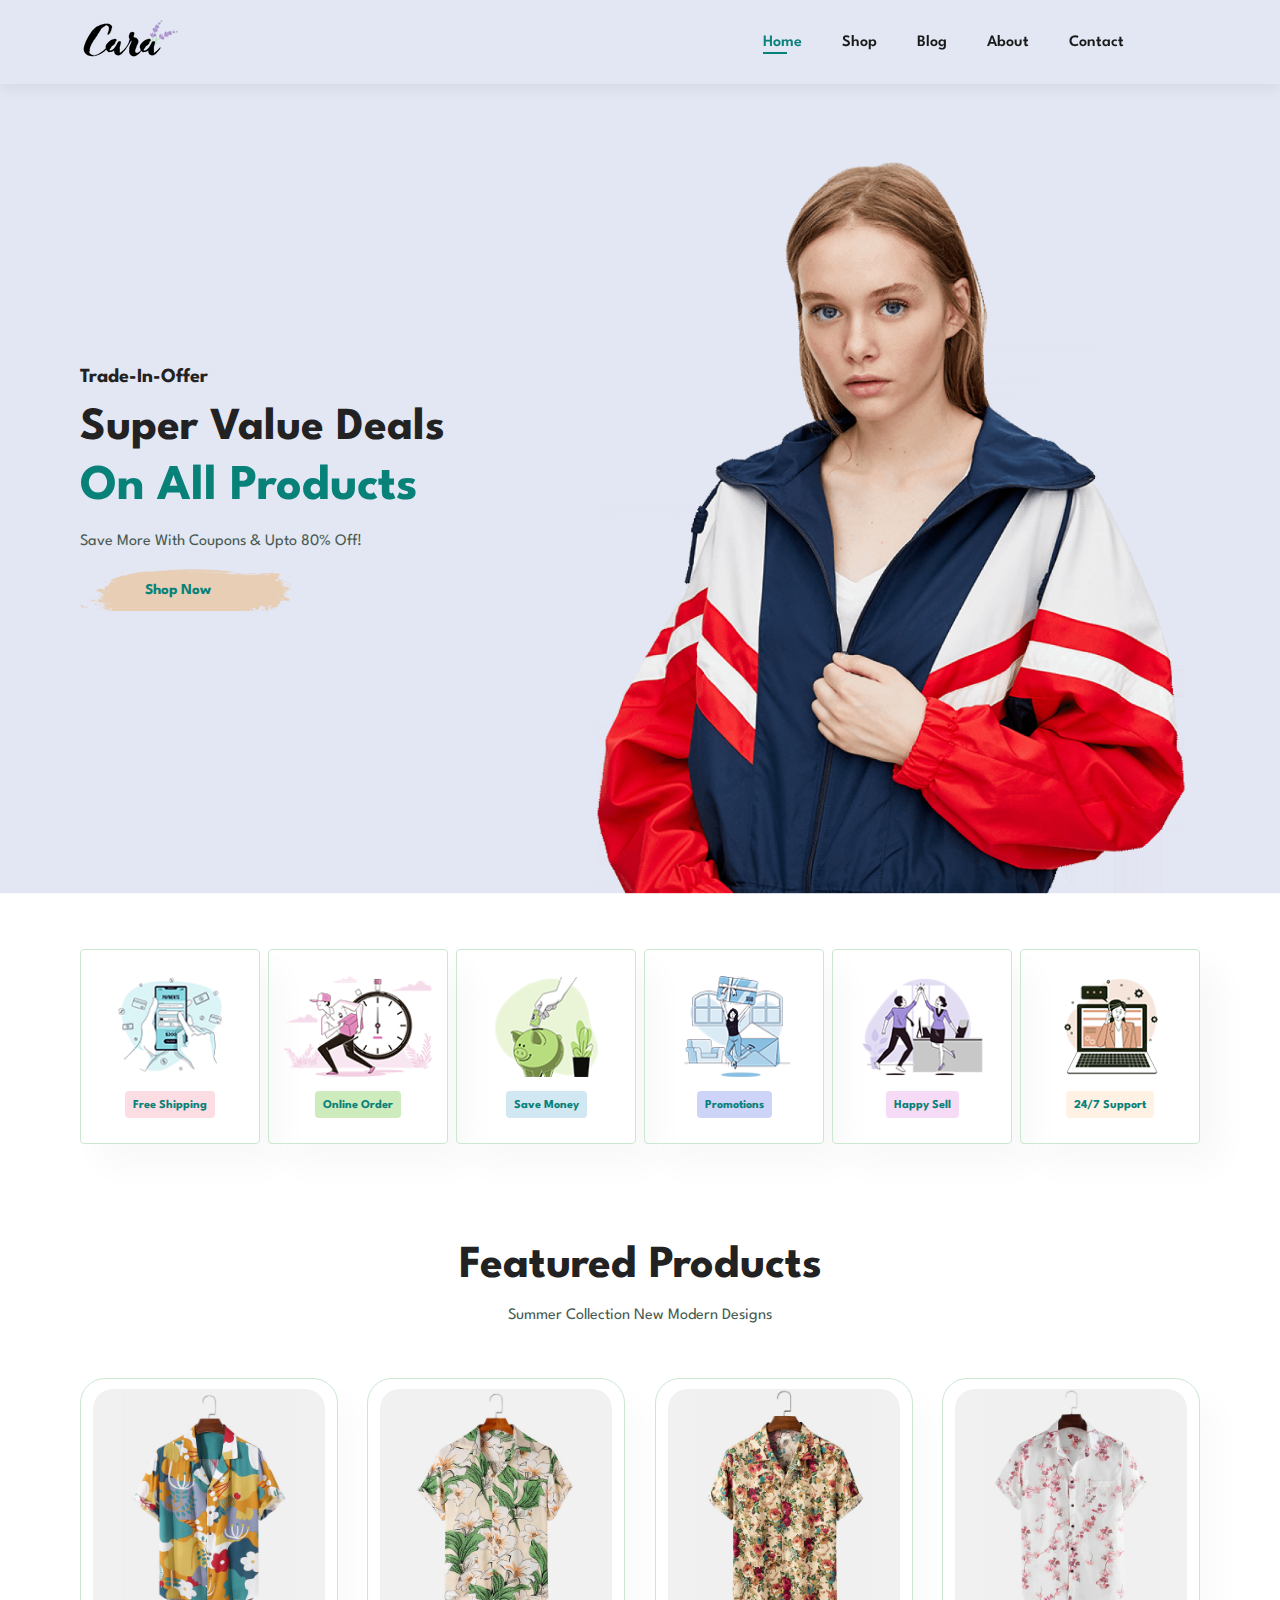
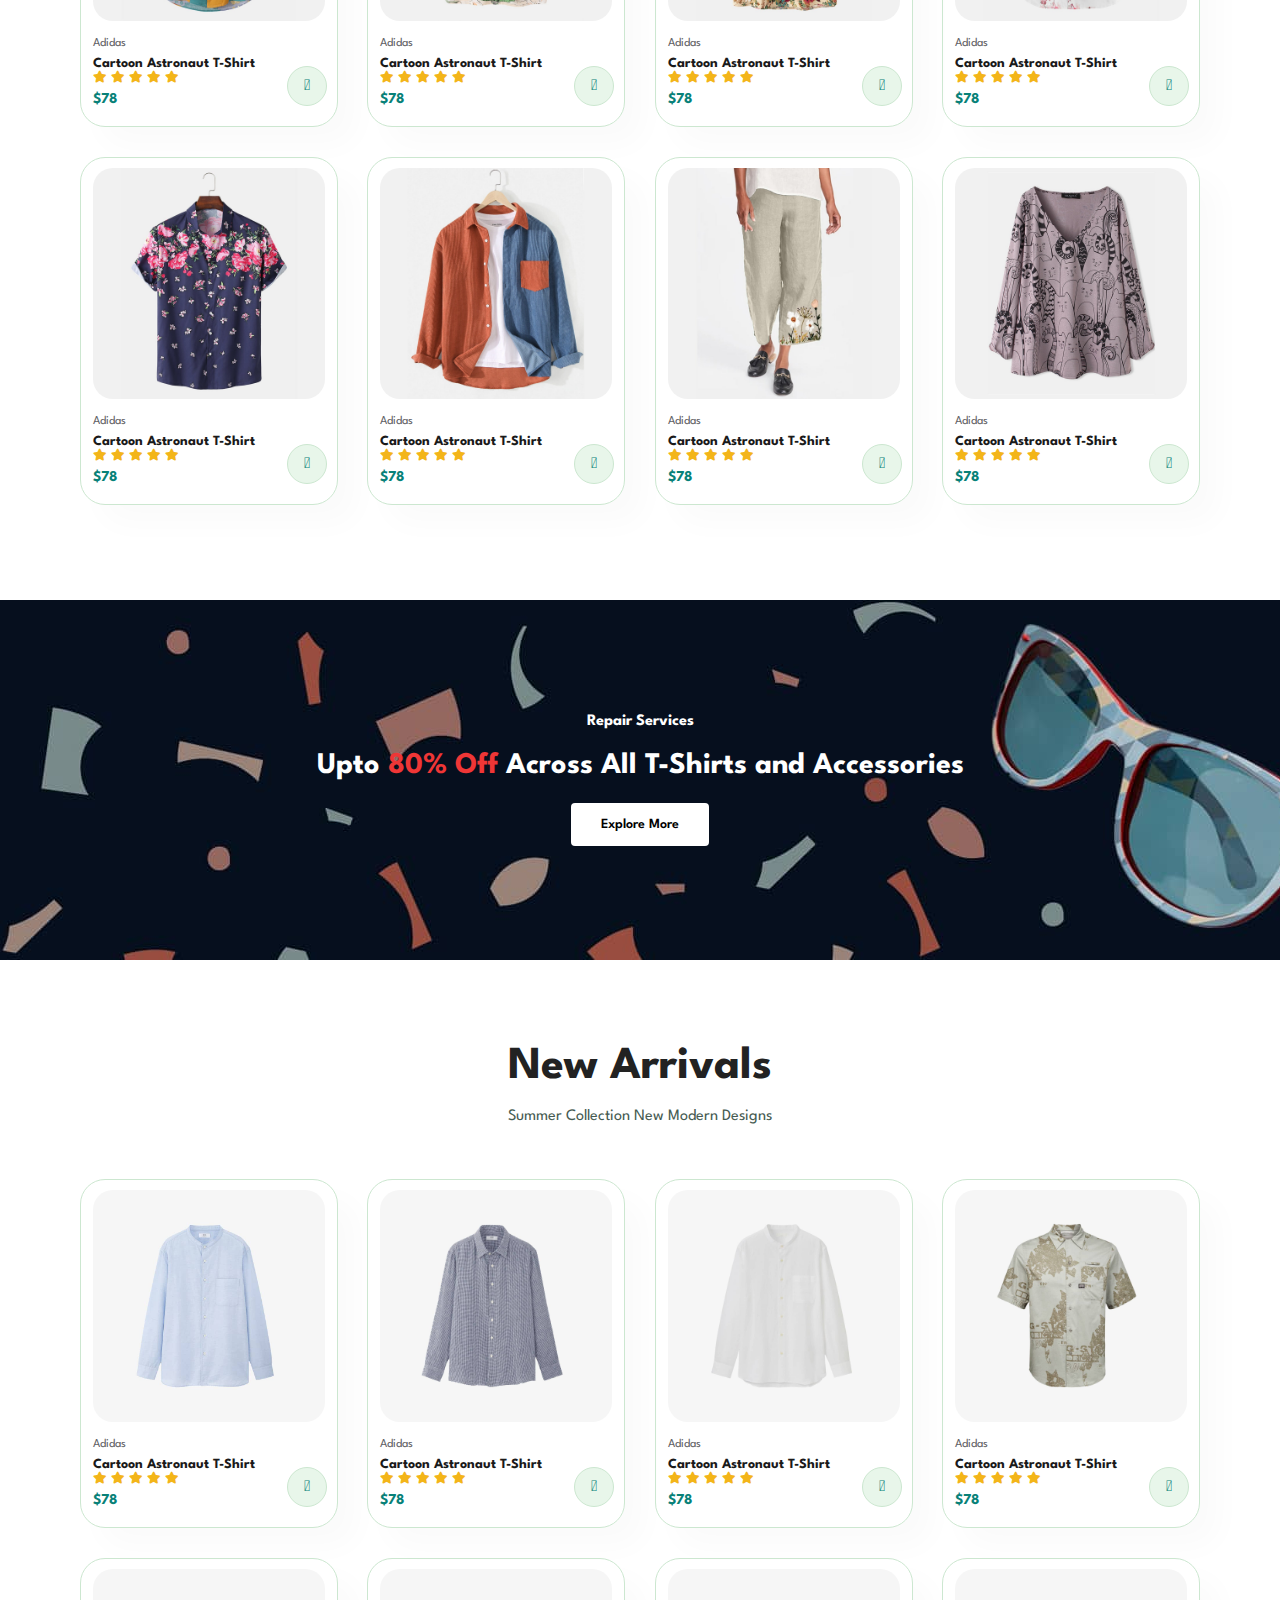
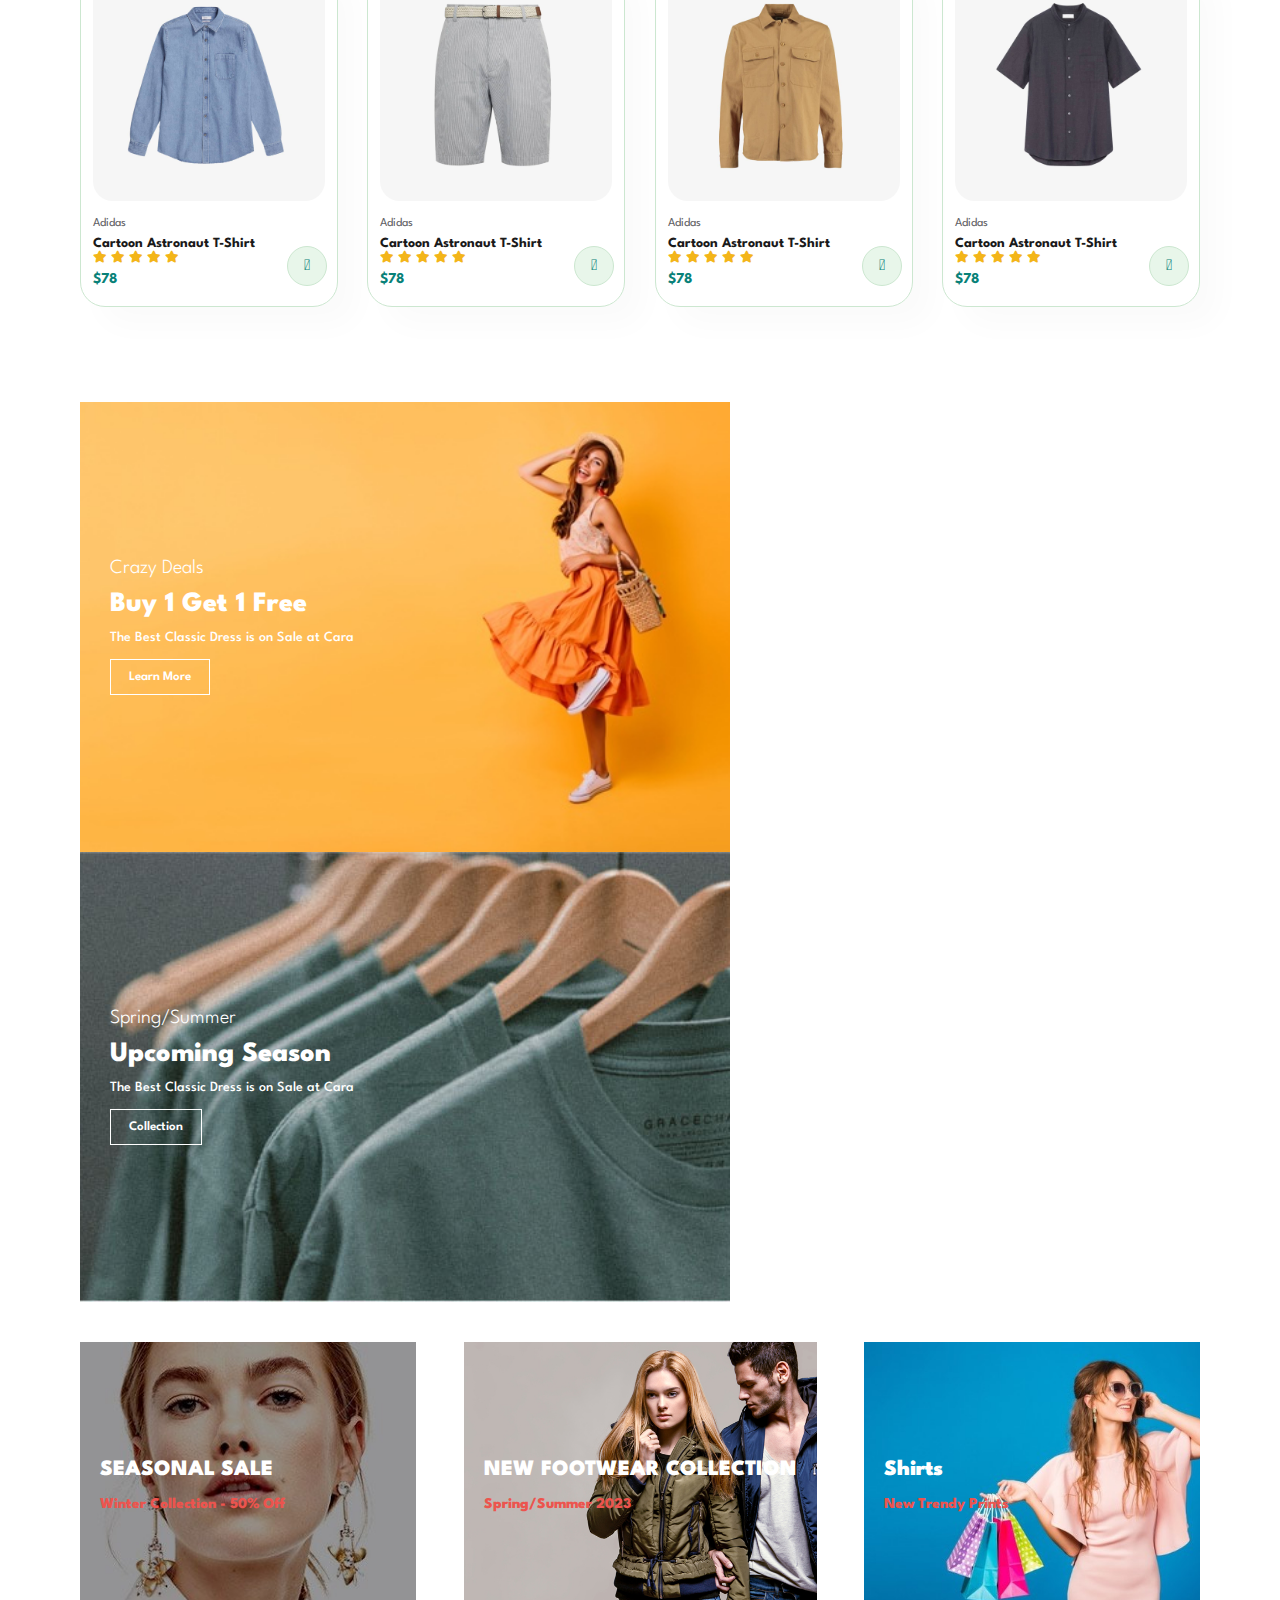
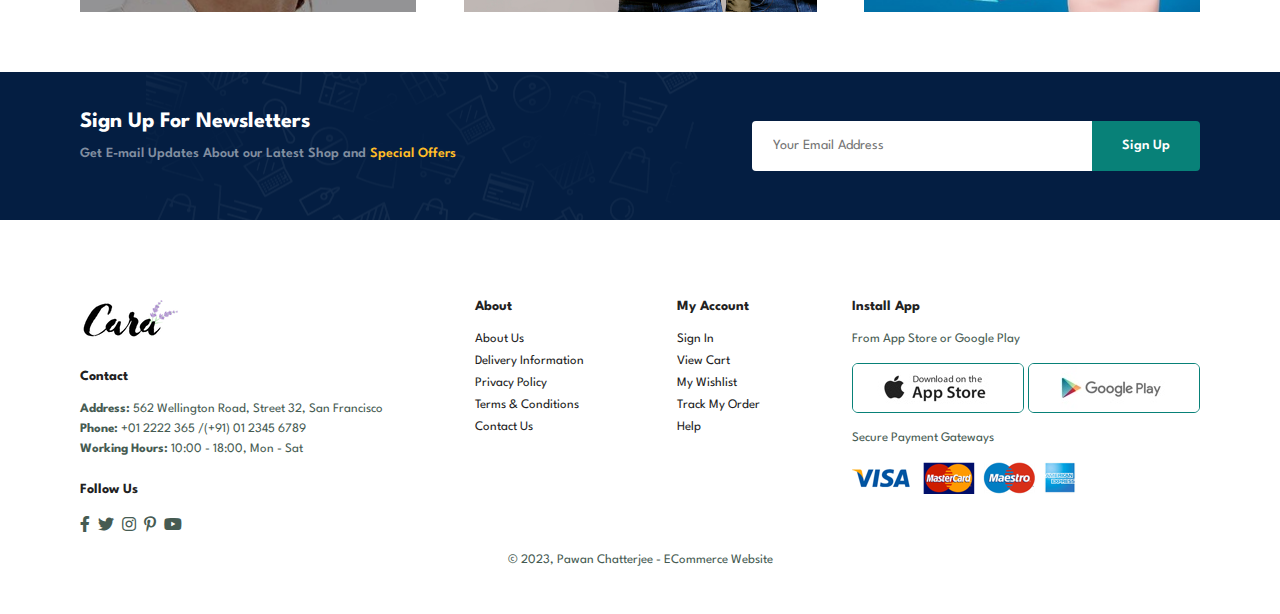
<file: index.html>
<!DOCTYPE html>
<html lang="en">

    <head>
        <meta charset="UTF-8">
        <meta http-equiv="X-UA-Compatible" content="IE=edge">
        <meta name="viewport" content="width=device-width, initial-scale=1.0">
        <title>MasterCart Home</title>
        <link rel="stylesheet" href="https://pro.fontawesome.com/releases/v5.10.0/css/all.css"/>
        <link rel="stylesheet" href="style.css">
    </head>
    <body>
        <section id="header">
            <a href="#"><img src="img/logo.png" alt="logo" class="logo"></a>

            <div>
                <ul id="navbar">
                    <li><a class="active" href="index.html">Home</a></li>
                    <li><a href="shop.html">Shop</a></li>
                    <li><a href="blog.html">Blog</a></li>
                    <li><a href="about.html">About</a></li>
                    <li><a href="contact.html">Contact</a></li>
                    <li id="lg-bag"><a href="cart.html"><i class="far fa-shopping-bag"></i></a></li>
                    <a href="#" id="close"><i class="far fa-times"></i></a>
                </ul>
            </div>
            <div id="mobile">
                <a href="cart.html"><i class="far fa-shopping-bag"></i></a>
                <i id="bar" class="fas fa-outdent"></i>
            </div>
        </section>
        
        <section id="hero">
            <h4>Trade-In-Offer</h4>
            <h2>Super Value Deals</h2>
            <h1>On All Products</h1>
            <p>Save More With Coupons & Upto 80% Off! </p>
            <button>Shop Now</button>
        </section>

        <section id="feature" class="section-p1">
            <div class="fe-box">
                <img src="img/features/f1.png" alt="Feature 1">
                <h6>Free Shipping</h6>
            </div>
            <div class="fe-box">
                <img src="img/features/f2.png" alt="Feature 1">
                <h6>Online Order</h6>
            </div>
            <div class="fe-box">
                <img src="img/features/f3.png" alt="Feature 1">
                <h6>Save Money</h6>
            </div>
            <div class="fe-box">
                <img src="img/features/f4.png" alt="Feature 1">
                <h6>Promotions</h6>
            </div>
            <div class="fe-box">
                <img src="img/features/f5.png" alt="Feature 1">
                <h6>Happy Sell</h6>
            </div>
            <div class="fe-box">
                <img src="img/features/f6.png" alt="Feature 1">
                <h6>24/7 Support</h6>
            </div>
        </section>

        <section id="product1" class="section-p1">
            <h2>Featured Products</h2>
            <p>Summer Collection New Modern Designs</p>
            <div class="pro-container">
                <div class="pro" onclick="location.href='sproduct.html'">
                    <img src="img/products/f1.jpg">
                    <div class="des">
                        <span>Adidas</span>
                        <h5>Cartoon Astronaut T-Shirt</h5>
                        <div class="star">
                            <i class="fas fa-star"></i>
                            <i class="fas fa-star"></i>
                            <i class="fas fa-star"></i>
                            <i class="fas fa-star"></i>
                            <i class="fas fa-star"></i>
                        </div>
                        <h4>$78</h4>
                    </div>
                    <a href="#"><i class="fal fa-shopping-cart cart"></i></a>
                </div>
                <div class="pro" onclick="location.href='sproduct.html'">
                    <img src="img/products/f2.jpg">
                    <div class="des">
                        <span>Adidas</span>
                        <h5>Cartoon Astronaut T-Shirt</h5>
                        <div class="star">
                            <i class="fas fa-star"></i>
                            <i class="fas fa-star"></i>
                            <i class="fas fa-star"></i>
                            <i class="fas fa-star"></i>
                            <i class="fas fa-star"></i>
                        </div>
                        <h4>$78</h4>
                    </div>
                    <a href="#"><i class="fal fa-shopping-cart cart"></i></a>
                </div>
                <div class="pro" onclick="location.href='sproduct.html'">
                    <img src="img/products/f3.jpg">
                    <div class="des">
                        <span>Adidas</span>
                        <h5>Cartoon Astronaut T-Shirt</h5>
                        <div class="star">
                            <i class="fas fa-star"></i>
                            <i class="fas fa-star"></i>
                            <i class="fas fa-star"></i>
                            <i class="fas fa-star"></i>
                            <i class="fas fa-star"></i>
                        </div>
                        <h4>$78</h4>
                    </div>
                    <a href="#"><i class="fal fa-shopping-cart cart"></i></a>
                </div>
                <div class="pro" onclick="location.href='sproduct.html'">
                    <img src="img/products/f4.jpg">
                    <div class="des">
                        <span>Adidas</span>
                        <h5>Cartoon Astronaut T-Shirt</h5>
                        <div class="star">
                            <i class="fas fa-star"></i>
                            <i class="fas fa-star"></i>
                            <i class="fas fa-star"></i>
                            <i class="fas fa-star"></i>
                            <i class="fas fa-star"></i>
                        </div>
                        <h4>$78</h4>
                    </div>
                    <a href="#"><i class="fal fa-shopping-cart cart"></i></a>
                </div>
                <div class="pro" onclick="location.href='sproduct.html'">
                    <img src="img/products/f5.jpg">
                    <div class="des">
                        <span>Adidas</span>
                        <h5>Cartoon Astronaut T-Shirt</h5>
                        <div class="star">
                            <i class="fas fa-star"></i>
                            <i class="fas fa-star"></i>
                            <i class="fas fa-star"></i>
                            <i class="fas fa-star"></i>
                            <i class="fas fa-star"></i>
                        </div>
                        <h4>$78</h4>
                    </div>
                    <a href="#"><i class="fal fa-shopping-cart cart"></i></a>
                </div>
                <div class="pro" onclick="location.href='sproduct.html'">
                    <img src="img/products/f6.jpg">
                    <div class="des">
                        <span>Adidas</span>
                        <h5>Cartoon Astronaut T-Shirt</h5>
                        <div class="star">
                            <i class="fas fa-star"></i>
                            <i class="fas fa-star"></i>
                            <i class="fas fa-star"></i>
                            <i class="fas fa-star"></i>
                            <i class="fas fa-star"></i>
                        </div>
                        <h4>$78</h4>
                    </div>
                    <a href="#"><i class="fal fa-shopping-cart cart"></i></a>
                </div>
                <div class="pro" onclick="location.href='sproduct.html'">
                    <img src="img/products/f7.jpg">
                    <div class="des">
                        <span>Adidas</span>
                        <h5>Cartoon Astronaut T-Shirt</h5>
                        <div class="star">
                            <i class="fas fa-star"></i>
                            <i class="fas fa-star"></i>
                            <i class="fas fa-star"></i>
                            <i class="fas fa-star"></i>
                            <i class="fas fa-star"></i>
                        </div>
                        <h4>$78</h4>
                    </div>
                    <a href="#"><i class="fal fa-shopping-cart cart"></i></a>
                </div>
                <div class="pro" onclick="location.href='sproduct.html'">
                    <img src="img/products/f8.jpg">
                    <div class="des">
                        <span>Adidas</span>
                        <h5>Cartoon Astronaut T-Shirt</h5>
                        <div class="star">
                            <i class="fas fa-star"></i>
                            <i class="fas fa-star"></i>
                            <i class="fas fa-star"></i>
                            <i class="fas fa-star"></i>
                            <i class="fas fa-star"></i>
                        </div>
                        <h4>$78</h4>
                    </div>
                    <a href="#"><i class="fal fa-shopping-cart cart"></i></a>
                </div>
            </div>
        </section>

        <section id="banner" class="section-m1">
            <h4>Repair Services</h4>
            <h2>Upto <span>80% Off</span> Across All T-Shirts and Accessories</h2>
            <button class="normal">Explore More</button>
        </section>

        <section id="product1" class="section-p1">
            <h2>New Arrivals</h2>
            <p>Summer Collection New Modern Designs</p>
            <div class="pro-container">
                <div class="pro" onclick="location.href='sproduct.html'">
                    <img src="img/products/n1.jpg">
                    <div class="des">
                        <span>Adidas</span>
                        <h5>Cartoon Astronaut T-Shirt</h5>
                        <div class="star">
                            <i class="fas fa-star"></i>
                            <i class="fas fa-star"></i>
                            <i class="fas fa-star"></i>
                            <i class="fas fa-star"></i>
                            <i class="fas fa-star"></i>
                        </div>
                        <h4>$78</h4>
                    </div>
                    <a href="#"><i class="fal fa-shopping-cart cart"></i></a>
                </div>
                <div class="pro" onclick="location.href='sproduct.html'">
                    <img src="img/products/n2.jpg">
                    <div class="des">
                        <span>Adidas</span>
                        <h5>Cartoon Astronaut T-Shirt</h5>
                        <div class="star">
                            <i class="fas fa-star"></i>
                            <i class="fas fa-star"></i>
                            <i class="fas fa-star"></i>
                            <i class="fas fa-star"></i>
                            <i class="fas fa-star"></i>
                        </div>
                        <h4>$78</h4>
                    </div>
                    <a href="#"><i class="fal fa-shopping-cart cart"></i></a>
                </div>
                <div class="pro" onclick="location.href='sproduct.html'">
                    <img src="img/products/n3.jpg">
                    <div class="des">
                        <span>Adidas</span>
                        <h5>Cartoon Astronaut T-Shirt</h5>
                        <div class="star">
                            <i class="fas fa-star"></i>
                            <i class="fas fa-star"></i>
                            <i class="fas fa-star"></i>
                            <i class="fas fa-star"></i>
                            <i class="fas fa-star"></i>
                        </div>
                        <h4>$78</h4>
                    </div>
                    <a href="#"><i class="fal fa-shopping-cart cart"></i></a>
                </div>
                <div class="pro" onclick="location.href='sproduct.html'">
                    <img src="img/products/n4.jpg">
                    <div class="des">
                        <span>Adidas</span>
                        <h5>Cartoon Astronaut T-Shirt</h5>
                        <div class="star">
                            <i class="fas fa-star"></i>
                            <i class="fas fa-star"></i>
                            <i class="fas fa-star"></i>
                            <i class="fas fa-star"></i>
                            <i class="fas fa-star"></i>
                        </div>
                        <h4>$78</h4>
                    </div>
                    <a href="#"><i class="fal fa-shopping-cart cart"></i></a>
                </div>
                <div class="pro" onclick="location.href='sproduct.html'">
                    <img src="img/products/n5.jpg">
                    <div class="des">
                        <span>Adidas</span>
                        <h5>Cartoon Astronaut T-Shirt</h5>
                        <div class="star">
                            <i class="fas fa-star"></i>
                            <i class="fas fa-star"></i>
                            <i class="fas fa-star"></i>
                            <i class="fas fa-star"></i>
                            <i class="fas fa-star"></i>
                        </div>
                        <h4>$78</h4>
                    </div>
                    <a href="#"><i class="fal fa-shopping-cart cart"></i></a>
                </div>
                <div class="pro" onclick="location.href='sproduct.html'">
                    <img src="img/products/n6.jpg">
                    <div class="des">
                        <span>Adidas</span>
                        <h5>Cartoon Astronaut T-Shirt</h5>
                        <div class="star">
                            <i class="fas fa-star"></i>
                            <i class="fas fa-star"></i>
                            <i class="fas fa-star"></i>
                            <i class="fas fa-star"></i>
                            <i class="fas fa-star"></i>
                        </div>
                        <h4>$78</h4>
                    </div>
                    <a href="#"><i class="fal fa-shopping-cart cart"></i></a>
                </div>
                <div class="pro" onclick="location.href='sproduct.html'">
                    <img src="img/products/n7.jpg">
                    <div class="des">
                        <span>Adidas</span>
                        <h5>Cartoon Astronaut T-Shirt</h5>
                        <div class="star">
                            <i class="fas fa-star"></i>
                            <i class="fas fa-star"></i>
                            <i class="fas fa-star"></i>
                            <i class="fas fa-star"></i>
                            <i class="fas fa-star"></i>
                        </div>
                        <h4>$78</h4>
                    </div>
                    <a href="#"><i class="fal fa-shopping-cart cart"></i></a>
                </div>
                <div class="pro" onclick="location.href='sproduct.html'">
                    <img src="img/products/n8.jpg">
                    <div class="des">
                        <span>Adidas</span>
                        <h5>Cartoon Astronaut T-Shirt</h5>
                        <div class="star">
                            <i class="fas fa-star"></i>
                            <i class="fas fa-star"></i>
                            <i class="fas fa-star"></i>
                            <i class="fas fa-star"></i>
                            <i class="fas fa-star"></i>
                        </div>
                        <h4>$78</h4>
                    </div>
                    <a href="#"><i class="fal fa-shopping-cart cart"></i></a>
                </div>
            </div>
        </section>

        <section id="sm-banner" class="section-p1">
            <div class="banner-box">
                <h4>Crazy Deals</h4>
                <h2>Buy 1 Get 1 Free</h2>
                <span>The Best Classic Dress is on Sale at Cara</span>
                <button class="white">Learn More</button>
            </div>
            <div class="banner-box banner-box2">
                <h4>Spring/Summer</h4>
                <h2>Upcoming Season</h2>
                <span>The Best Classic Dress is on Sale at Cara</span>
                <button class="white">Collection</button>
            </div>
        </section>

        <section id="banner3">
            <div class="banner-box">
                <h2>SEASONAL SALE</h2>
                <h3>Winter Collection - 50% Off</h3>
            </div>
            <div class="banner-box banner-box2">
                <h2>NEW FOOTWEAR COLLECTION</h2>
                <h3>Spring/Summer 2023</h3>
            </div>
            <div class="banner-box banner-box3">
                <h2>Shirts</h2>
                <h3>New Trendy Prints</h3>
            </div>
        </section>

        <section id="newsletter" class="section-p1 section-m1">
            <div class="newstext">
                <h4>Sign Up For Newsletters</h4>
                <p>Get E-mail Updates About our Latest Shop and <span>Special Offers</span></p>
            </div>
            <div class="form">
                <input type="email" placeholder="Your Email Address">
                <button class="normal">Sign Up</button>
            </div>
        </section>

        <footer class="section-p1">
            <div class="col">
                <img class="logo" src="img/logo.png" alt="logo">
                <h4>Contact</h4>
                <p><strong>Address: </strong>562 Wellington Road, Street 32, San Francisco</p>
                <p><strong>Phone: </strong>+01 2222 365 /(+91) 01 2345 6789</p>
                <p><strong>Working Hours: </strong>10:00 - 18:00, Mon - Sat</p>
                <div class="follow">
                    <h4>Follow Us</h4>
                    <div class="icon">
                        <i class="fab fa-facebook-f"></i>
                        <i class="fab fa-twitter"></i>
                        <i class="fab fa-instagram"></i>
                        <i class="fab fa-pinterest-p"></i>
                        <i class="fab fa-youtube"></i>
                    </div>
                </div>
            </div>
            <div class="col">
                <h4>About</h4>
                <a href="#">About Us</a>
                <a href="#">Delivery Information</a>
                <a href="#">Privacy Policy</a>
                <a href="#">Terms & Conditions</a>
                <a href="#">Contact Us</a>
            </div>
            <div class="col">
                <h4>My Account</h4>
                <a href="#">Sign In</a>
                <a href="#">View Cart</a>
                <a href="#">My Wishlist</a>
                <a href="#">Track My Order</a>
                <a href="#">Help</a>
            </div>
            <div class="col install">
                <h4>Install App</h4>
                <p>From App Store or Google Play</p>
                <div class="row">
                    <img src="img/pay/app.jpg">
                    <img src="img/pay/play.jpg">
                </div>
                <p>Secure Payment Gateways</p>
                <img src="img/pay/pay.png">
            </div>
            <div class="copyright">
                <p>© 2023, Pawan Chatterjee - ECommerce Website</p>
            </div>
        </footer>

        <script src="script.js"></script>
    </body>

</html>
</file>
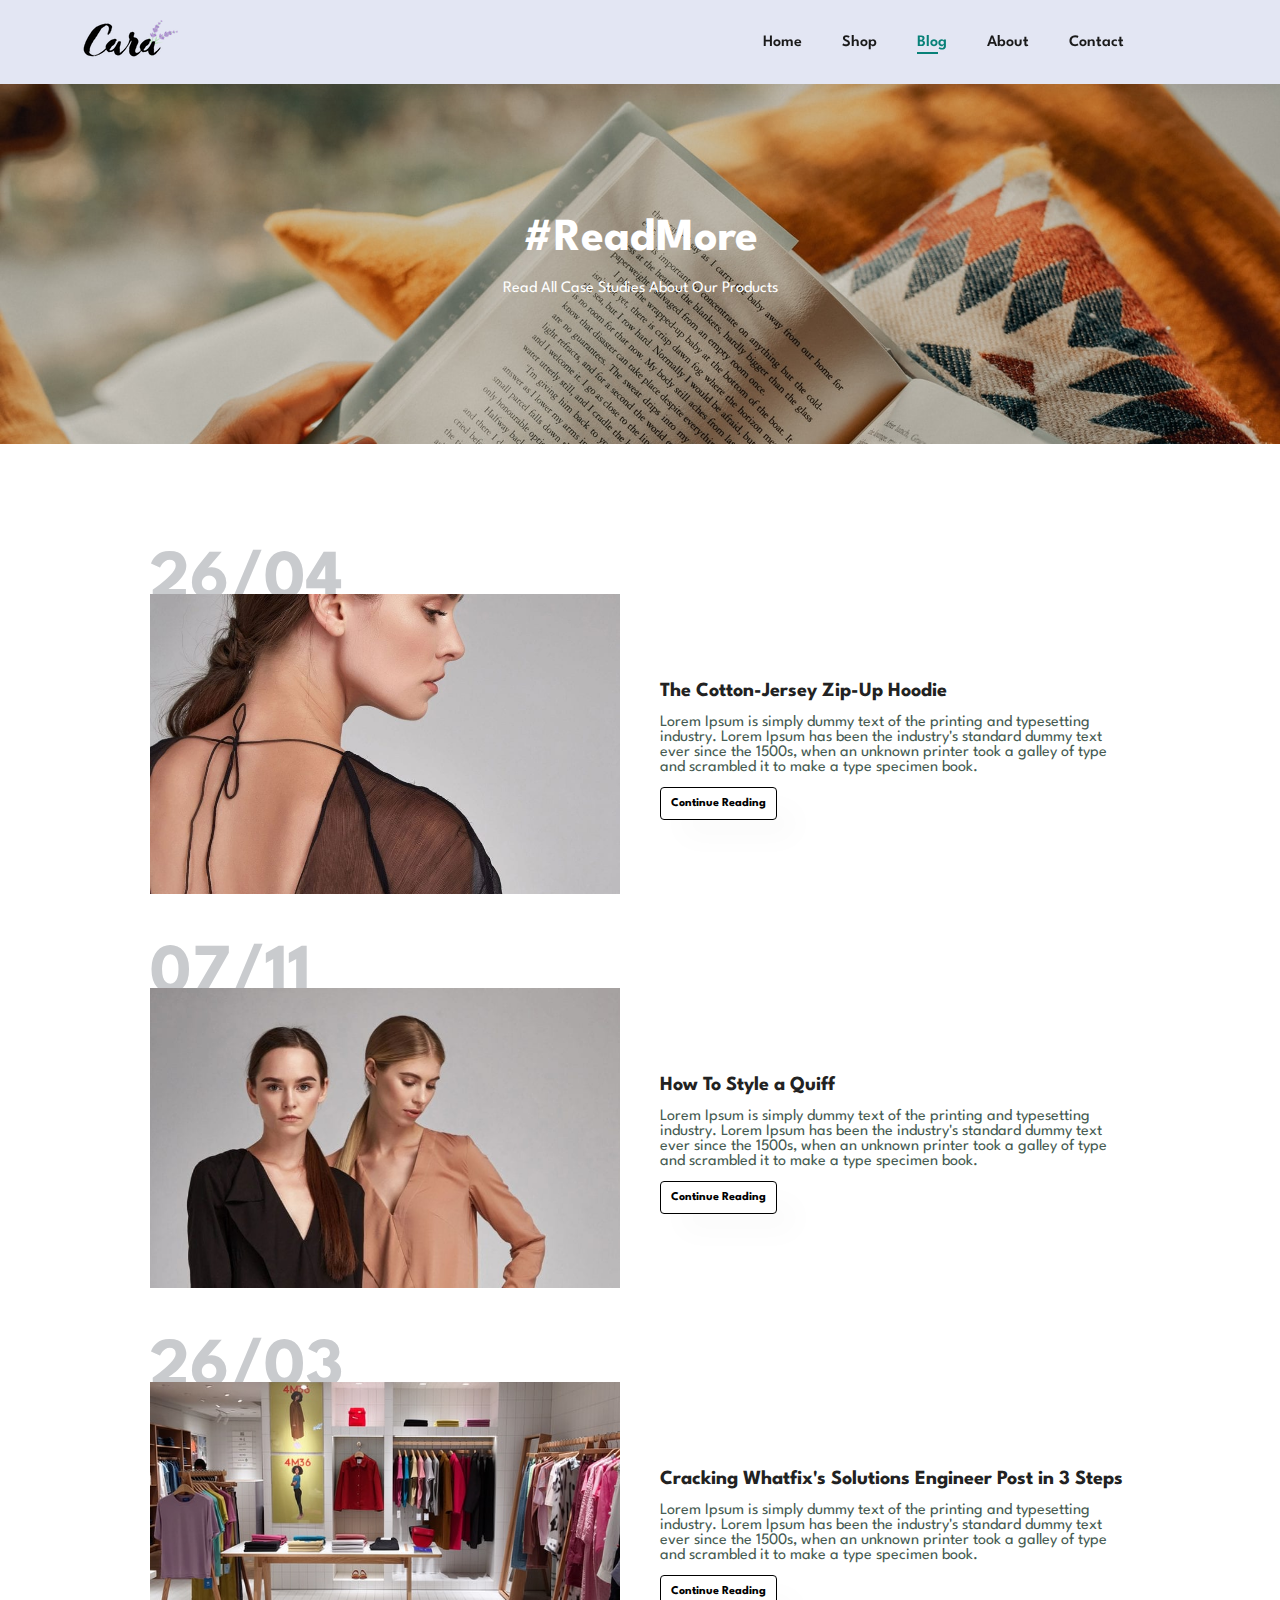
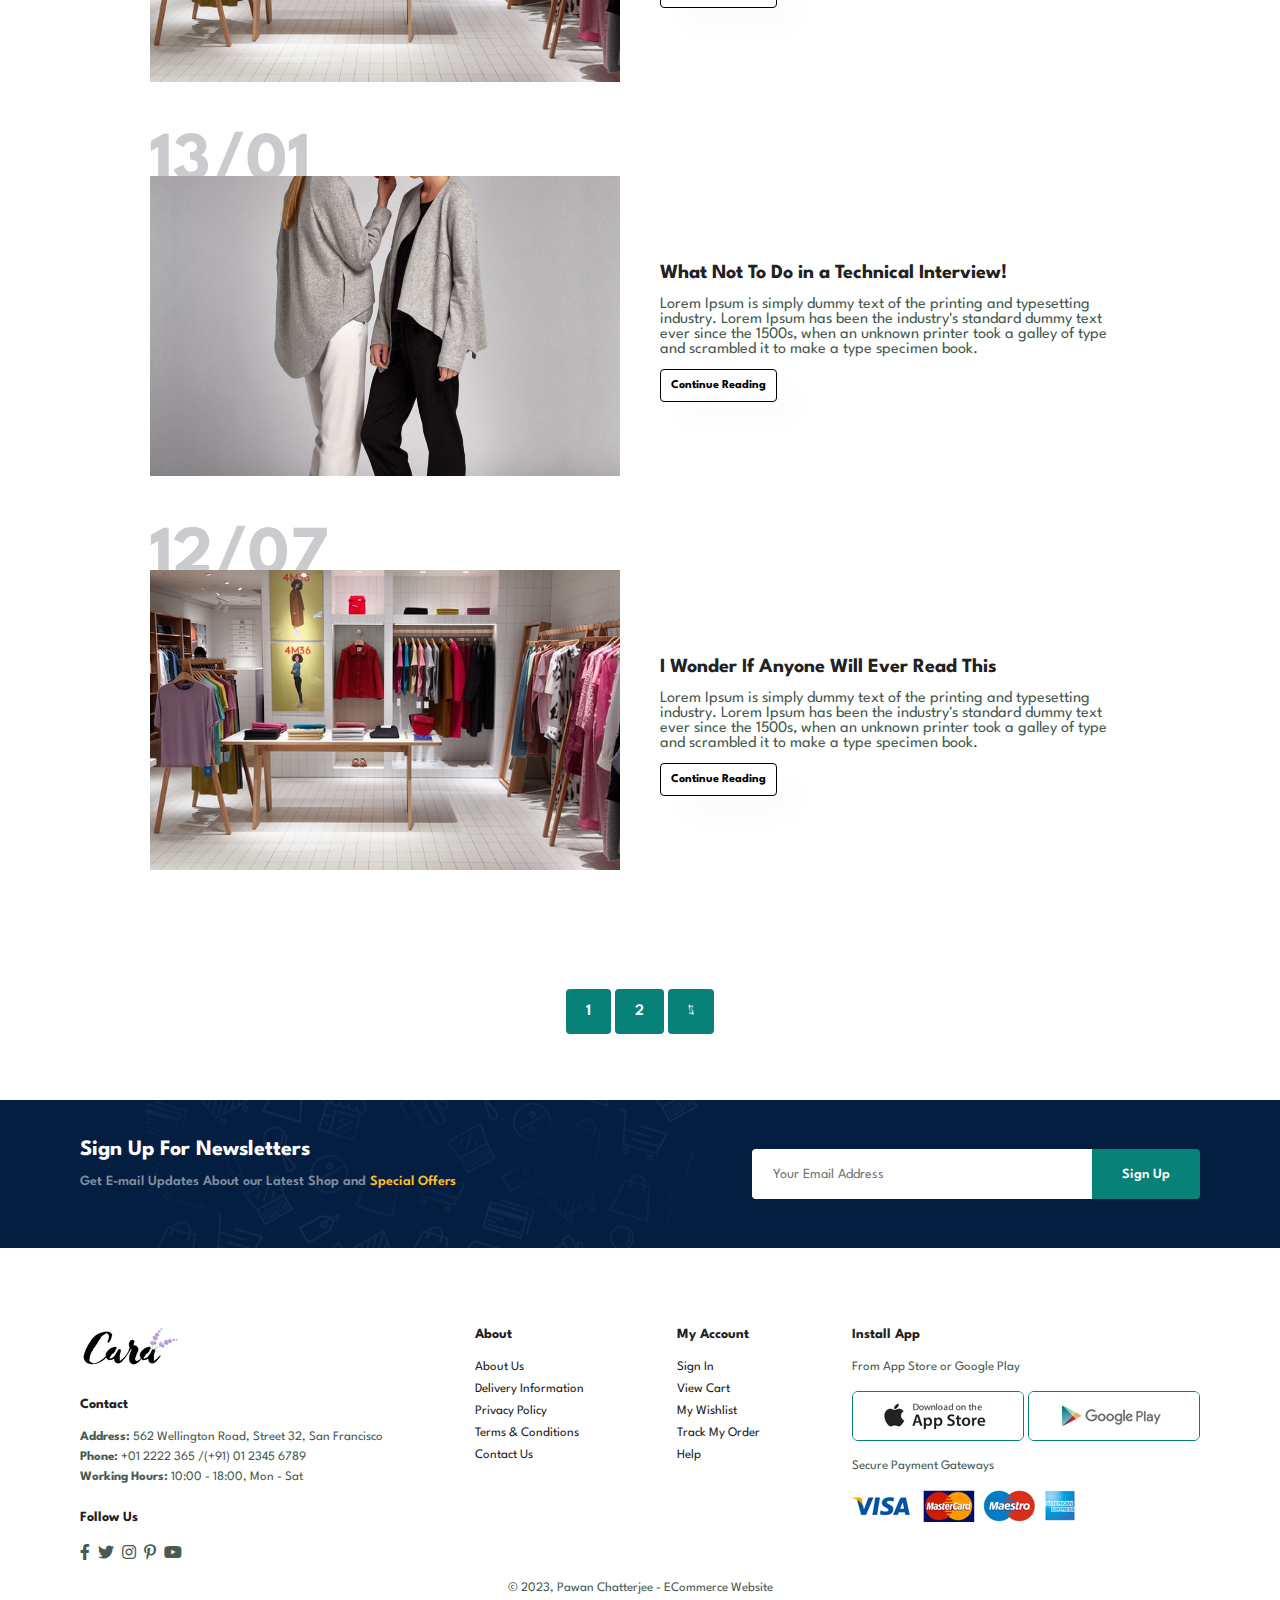
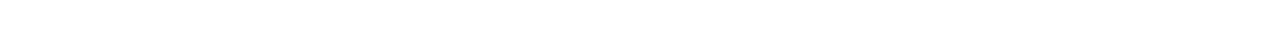
<file: blog.html>
<!DOCTYPE html>
<html lang="en">

    <head>
        <meta charset="UTF-8">
        <meta http-equiv="X-UA-Compatible" content="IE=edge">
        <meta name="viewport" content="width=device-width, initial-scale=1.0">
        <title>MasterCart Blog</title>
        <link rel="stylesheet" href="https://pro.fontawesome.com/releases/v5.10.0/css/all.css"/>
        <link rel="stylesheet" href="style.css">
    </head>
    <body>
        <section id="header">
            <a href="#"><img src="img/logo.png" alt="logo" class="logo"></a>

            <div>
                <ul id="navbar">
                    <li><a href="index.html">Home</a></li>
                    <li><a href="shop.html">Shop</a></li>
                    <li><a class="active" href="blog.html">Blog</a></li>
                    <li><a href="about.html">About</a></li>
                    <li><a href="contact.html">Contact</a></li>
                    <li id="lg-bag"><a href="cart.html"><i class="far fa-shopping-bag"></i></a></li>
                    <a href="#" id="close"><i class="far fa-times"></i></a>
                </ul>
            </div>
            <div id="mobile">
                <a href="cart.html"><i class="far fa-shopping-bag"></i></a>
                <i id="bar" class="fas fa-outdent"></i>
            </div>
        </section>
        
        <section id="page-header" class="blog-header">
            <h2>#ReadMore</h2>
            <p>Read All Case Studies About Our Products</p>
        </section>

        <section id="blog">
            <div class="blog-box">
                <div class="blog-img">
                    <img src="img/blog/b1.jpg" alt="">
                </div>
                <div class="blog-details">
                    <h4>The Cotton-Jersey Zip-Up Hoodie</h4>
                    <p>Lorem Ipsum is simply dummy text of the printing and typesetting industry. 
                        Lorem Ipsum has been the industry's standard dummy text ever since the 1500s, 
                        when an unknown printer took a galley of type and scrambled it to make a type specimen book.</p>
                        <a href="#">Continue Reading</a>
                </div>
                <h1>26/04</h1>
            </div>
            <div class="blog-box">
                <div class="blog-img">
                    <img src="img/blog/b2.jpg" alt="">
                </div>
                <div class="blog-details">
                    <h4>How To Style a Quiff</h4>
                    <p>Lorem Ipsum is simply dummy text of the printing and typesetting industry. 
                        Lorem Ipsum has been the industry's standard dummy text ever since the 1500s, 
                        when an unknown printer took a galley of type and scrambled it to make a type specimen book.</p>
                        <a href="#">Continue Reading</a>
                </div>
                <h1>07/11</h1>
            </div>
            <div class="blog-box">
                <div class="blog-img">
                    <img src="img/blog/b3.jpg" alt="">
                </div>
                <div class="blog-details">
                    <h4>Cracking Whatfix's Solutions Engineer Post in 3 Steps</h4>
                    <p>Lorem Ipsum is simply dummy text of the printing and typesetting industry. 
                        Lorem Ipsum has been the industry's standard dummy text ever since the 1500s, 
                        when an unknown printer took a galley of type and scrambled it to make a type specimen book.</p>
                        <a href="#">Continue Reading</a>
                </div>
                <h1>26/03</h1>
            </div>
            <div class="blog-box">
                <div class="blog-img">
                    <img src="img/blog/b4.jpg" alt="">
                </div>
                <div class="blog-details">
                    <h4>What Not To Do in a Technical Interview!</h4>
                    <p>Lorem Ipsum is simply dummy text of the printing and typesetting industry. 
                        Lorem Ipsum has been the industry's standard dummy text ever since the 1500s, 
                        when an unknown printer took a galley of type and scrambled it to make a type specimen book.</p>
                        <a href="#">Continue Reading</a>
                </div>
                <h1>13/01</h1>
            </div>
            <div class="blog-box">
                <div class="blog-img">
                    <img src="img/blog/b3.jpg" alt="">
                </div>
                <div class="blog-details">
                    <h4>I Wonder If Anyone Will Ever Read This</h4>
                    <p>Lorem Ipsum is simply dummy text of the printing and typesetting industry. 
                        Lorem Ipsum has been the industry's standard dummy text ever since the 1500s, 
                        when an unknown printer took a galley of type and scrambled it to make a type specimen book.</p>
                        <a href="#">Continue Reading</a>
                </div>
                <h1>12/07</h1>
            </div>
        </section>

        <section id="pagination" class="section-p1">
            <a href="#">1</a>
            <a href="#">2</a>
            <a href="#"><i class="fal fa-long-arrow-alt-right"></i></a>
        </section>

        <section id="newsletter" class="section-p1 section-m1">
            <div class="newstext">
                <h4>Sign Up For Newsletters</h4>
                <p>Get E-mail Updates About our Latest Shop and <span>Special Offers</span></p>
            </div>
            <div class="form">
                <input type="email" placeholder="Your Email Address">
                <button class="normal">Sign Up</button>
            </div>
        </section>

        <footer class="section-p1">
            <div class="col">
                <img class="logo" src="img/logo.png" alt="logo">
                <h4>Contact</h4>
                <p><strong>Address: </strong>562 Wellington Road, Street 32, San Francisco</p>
                <p><strong>Phone: </strong>+01 2222 365 /(+91) 01 2345 6789</p>
                <p><strong>Working Hours: </strong>10:00 - 18:00, Mon - Sat</p>
                <div class="follow">
                    <h4>Follow Us</h4>
                    <div class="icon">
                        <i class="fab fa-facebook-f"></i>
                        <i class="fab fa-twitter"></i>
                        <i class="fab fa-instagram"></i>
                        <i class="fab fa-pinterest-p"></i>
                        <i class="fab fa-youtube"></i>
                    </div>
                </div>
            </div>
            <div class="col">
                <h4>About</h4>
                <a href="#">About Us</a>
                <a href="#">Delivery Information</a>
                <a href="#">Privacy Policy</a>
                <a href="#">Terms & Conditions</a>
                <a href="#">Contact Us</a>
            </div>
            <div class="col">
                <h4>My Account</h4>
                <a href="#">Sign In</a>
                <a href="#">View Cart</a>
                <a href="#">My Wishlist</a>
                <a href="#">Track My Order</a>
                <a href="#">Help</a>
            </div>
            <div class="col install">
                <h4>Install App</h4>
                <p>From App Store or Google Play</p>
                <div class="row">
                    <img src="img/pay/app.jpg">
                    <img src="img/pay/play.jpg">
                </div>
                <p>Secure Payment Gateways</p>
                <img src="img/pay/pay.png">
            </div>
            <div class="copyright">
                <p>© 2023, Pawan Chatterjee - ECommerce Website</p>
            </div>
        </footer>

        <script src="script.js"></script>
    </body>

</html>
</file>
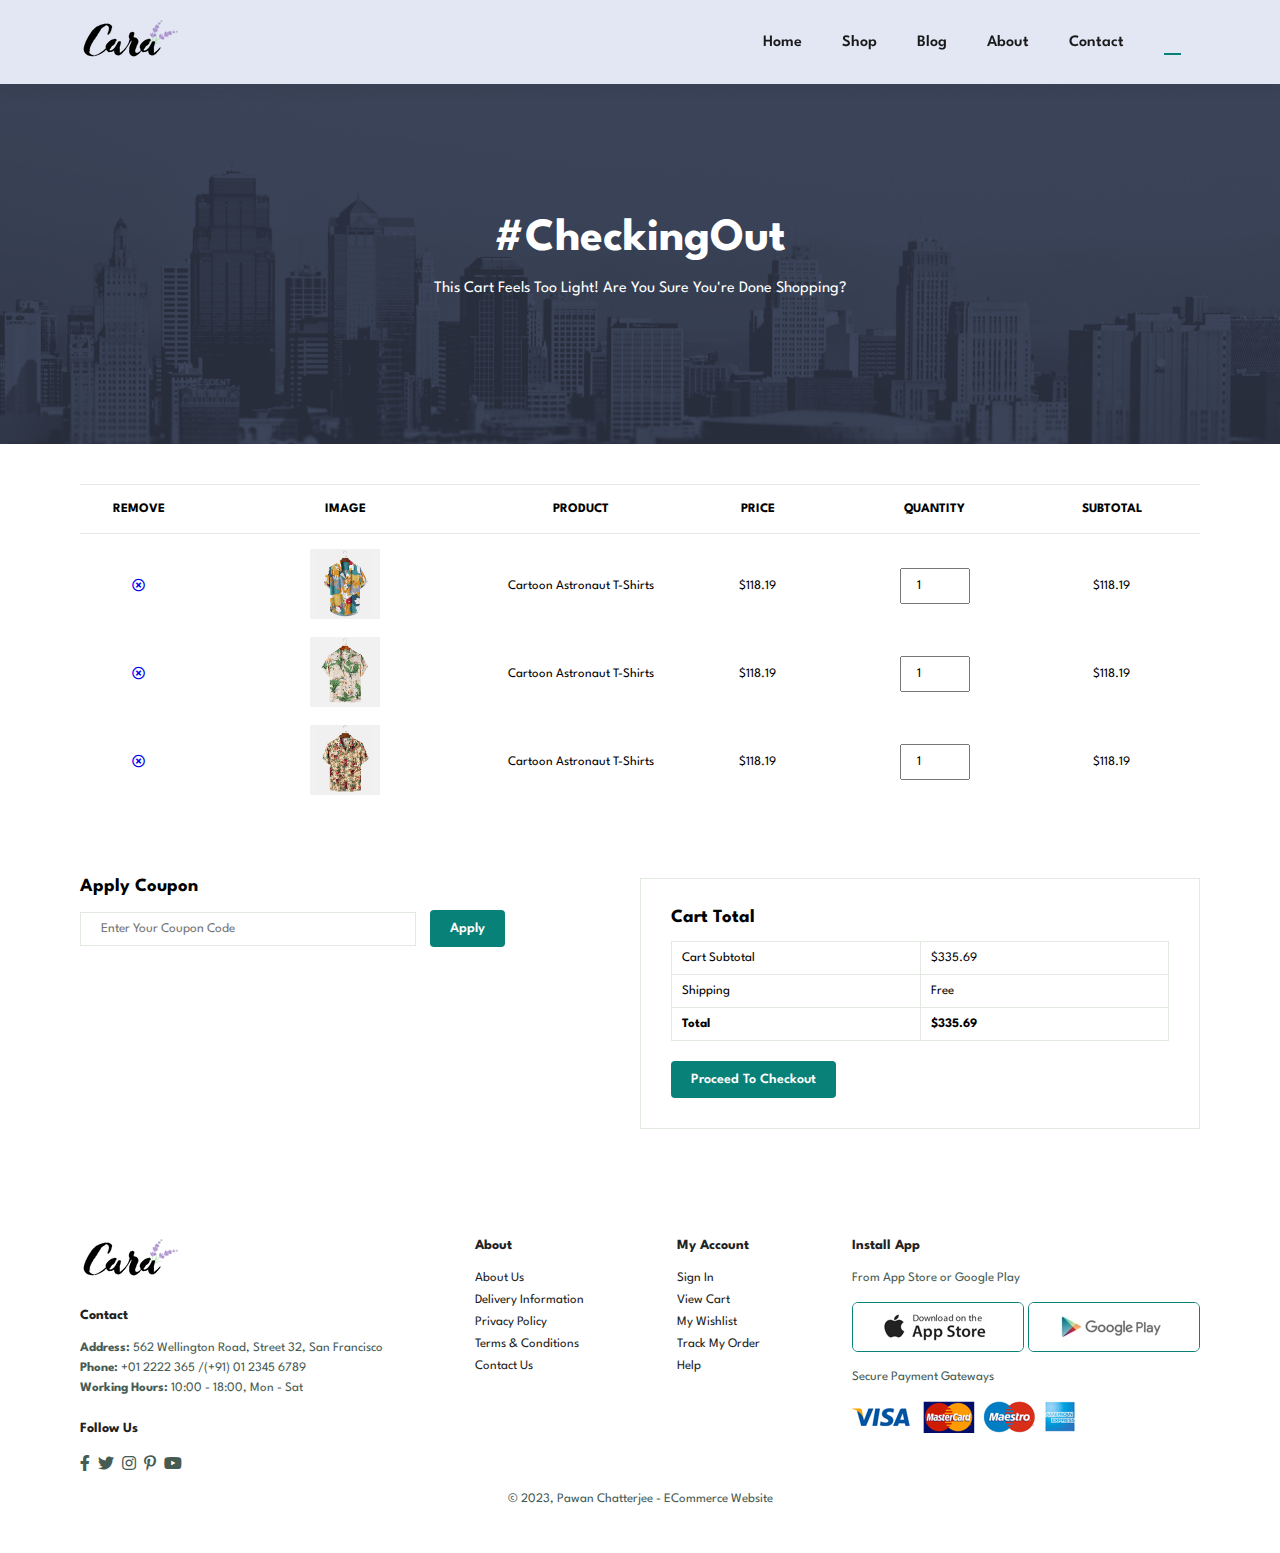
<file: cart.html>
<!DOCTYPE html>
<html lang="en">

    <head>
        <meta charset="UTF-8">
        <meta http-equiv="X-UA-Compatible" content="IE=edge">
        <meta name="viewport" content="width=device-width, initial-scale=1.0">
        <title>MasterCart Blog</title>
        <link rel="stylesheet" href="https://pro.fontawesome.com/releases/v5.10.0/css/all.css"/>
        <link rel="stylesheet" href="style.css">
    </head>
    <body>
        <section id="header">
            <a href="#"><img src="img/logo.png" alt="logo" class="logo"></a>

            <div>
                <ul id="navbar">
                    <li><a href="index.html">Home</a></li>
                    <li><a href="shop.html">Shop</a></li>
                    <li><a href="blog.html">Blog</a></li>
                    <li><a href="about.html">About</a></li>
                    <li><a href="contact.html">Contact</a></li>
                    <li id="lg-bag"><a class="active" href="cart.html"><i class="far fa-shopping-bag"></i></a></li>
                    <a href="#" id="close"><i class="far fa-times"></i></a>
                </ul>
            </div>
            <div id="mobile">
                <a href="cart.html"><i class="far fa-shopping-bag"></i></a>
                <i id="bar" class="fas fa-outdent"></i>
            </div>
        </section>
        
        <section id="page-header" class="about-header">
            <h2>#CheckingOut</h2>
            <p>This Cart Feels Too Light! Are You Sure You're Done Shopping?</p>
        </section>

        <section id="cart" class="section-p1">
            <table width="100%">
                <thead>
                    <tr>
                        <td>Remove</td>
                        <td>Image</td>
                        <td>Product</td>
                        <td>Price</td>
                        <td>Quantity</td>
                        <td>Subtotal</td>
                    </tr>
                </thead>
                <tbody>
                    <tr>
                        <td><a href="#"><i class="far fa-times-circle"></i></a></td>
                        <td><img src="img/products/f1.jpg" alt=""></td>
                        <td>Cartoon Astronaut T-Shirts</td>
                        <td>$118.19</td>
                        <td><input type="number" value="1" min="1"></td>
                        <td>$118.19</td>
                    </tr>
                    <tr>
                        <td><a href="#"><i class="far fa-times-circle"></i></a></td>
                        <td><img src="img/products/f2.jpg" alt=""></td>
                        <td>Cartoon Astronaut T-Shirts</td>
                        <td>$118.19</td>
                        <td><input type="number" value="1" min="1"></td>
                        <td>$118.19</td>
                    </tr>
                    <tr>
                        <td><a href="#"><i class="far fa-times-circle"></i></a></td>
                        <td><img src="img/products/f3.jpg" alt=""></td>
                        <td>Cartoon Astronaut T-Shirts</td>
                        <td>$118.19</td>
                        <td><input type="number" value="1" min="1"></td>
                        <td>$118.19</td>
                    </tr>
                </tbody>
            </table>
        </section>

        <section id="cart-add" class="section-p1">
            <div id="coupon">
                <h3>Apply Coupon</h3>
                <div>
                    <input type="text" placeholder="Enter Your Coupon Code">
                    <button class="normal">Apply</button>
                </div>
            </div>
            <div id="subtotal">
                <h3>Cart Total</h3>
                <table>
                    <tr>
                        <td>Cart Subtotal</td>
                        <td>$335.69</td>
                    </tr>
                    <tr>
                        <td>Shipping</td>
                        <td>Free</td>
                    </tr>
                    <tr>
                        <td><strong>Total</strong></td>
                        <td><strong>$335.69</strong></td>
                    </tr>
                </table>
                <button class="normal">Proceed To Checkout</button>
            </div>
        </section>

        <footer class="section-p1">
            <div class="col">
                <img class="logo" src="img/logo.png" alt="logo">
                <h4>Contact</h4>
                <p><strong>Address: </strong>562 Wellington Road, Street 32, San Francisco</p>
                <p><strong>Phone: </strong>+01 2222 365 /(+91) 01 2345 6789</p>
                <p><strong>Working Hours: </strong>10:00 - 18:00, Mon - Sat</p>
                <div class="follow">
                    <h4>Follow Us</h4>
                    <div class="icon">
                        <i class="fab fa-facebook-f"></i>
                        <i class="fab fa-twitter"></i>
                        <i class="fab fa-instagram"></i>
                        <i class="fab fa-pinterest-p"></i>
                        <i class="fab fa-youtube"></i>
                    </div>
                </div>
            </div>
            <div class="col">
                <h4>About</h4>
                <a href="#">About Us</a>
                <a href="#">Delivery Information</a>
                <a href="#">Privacy Policy</a>
                <a href="#">Terms & Conditions</a>
                <a href="#">Contact Us</a>
            </div>
            <div class="col">
                <h4>My Account</h4>
                <a href="#">Sign In</a>
                <a href="#">View Cart</a>
                <a href="#">My Wishlist</a>
                <a href="#">Track My Order</a>
                <a href="#">Help</a>
            </div>
            <div class="col install">
                <h4>Install App</h4>
                <p>From App Store or Google Play</p>
                <div class="row">
                    <img src="img/pay/app.jpg">
                    <img src="img/pay/play.jpg">
                </div>
                <p>Secure Payment Gateways</p>
                <img src="img/pay/pay.png">
            </div>
            <div class="copyright">
                <p>© 2023, Pawan Chatterjee - ECommerce Website</p>
            </div>
        </footer>

        <script src="script.js"></script>
    </body>

</html>
</file>
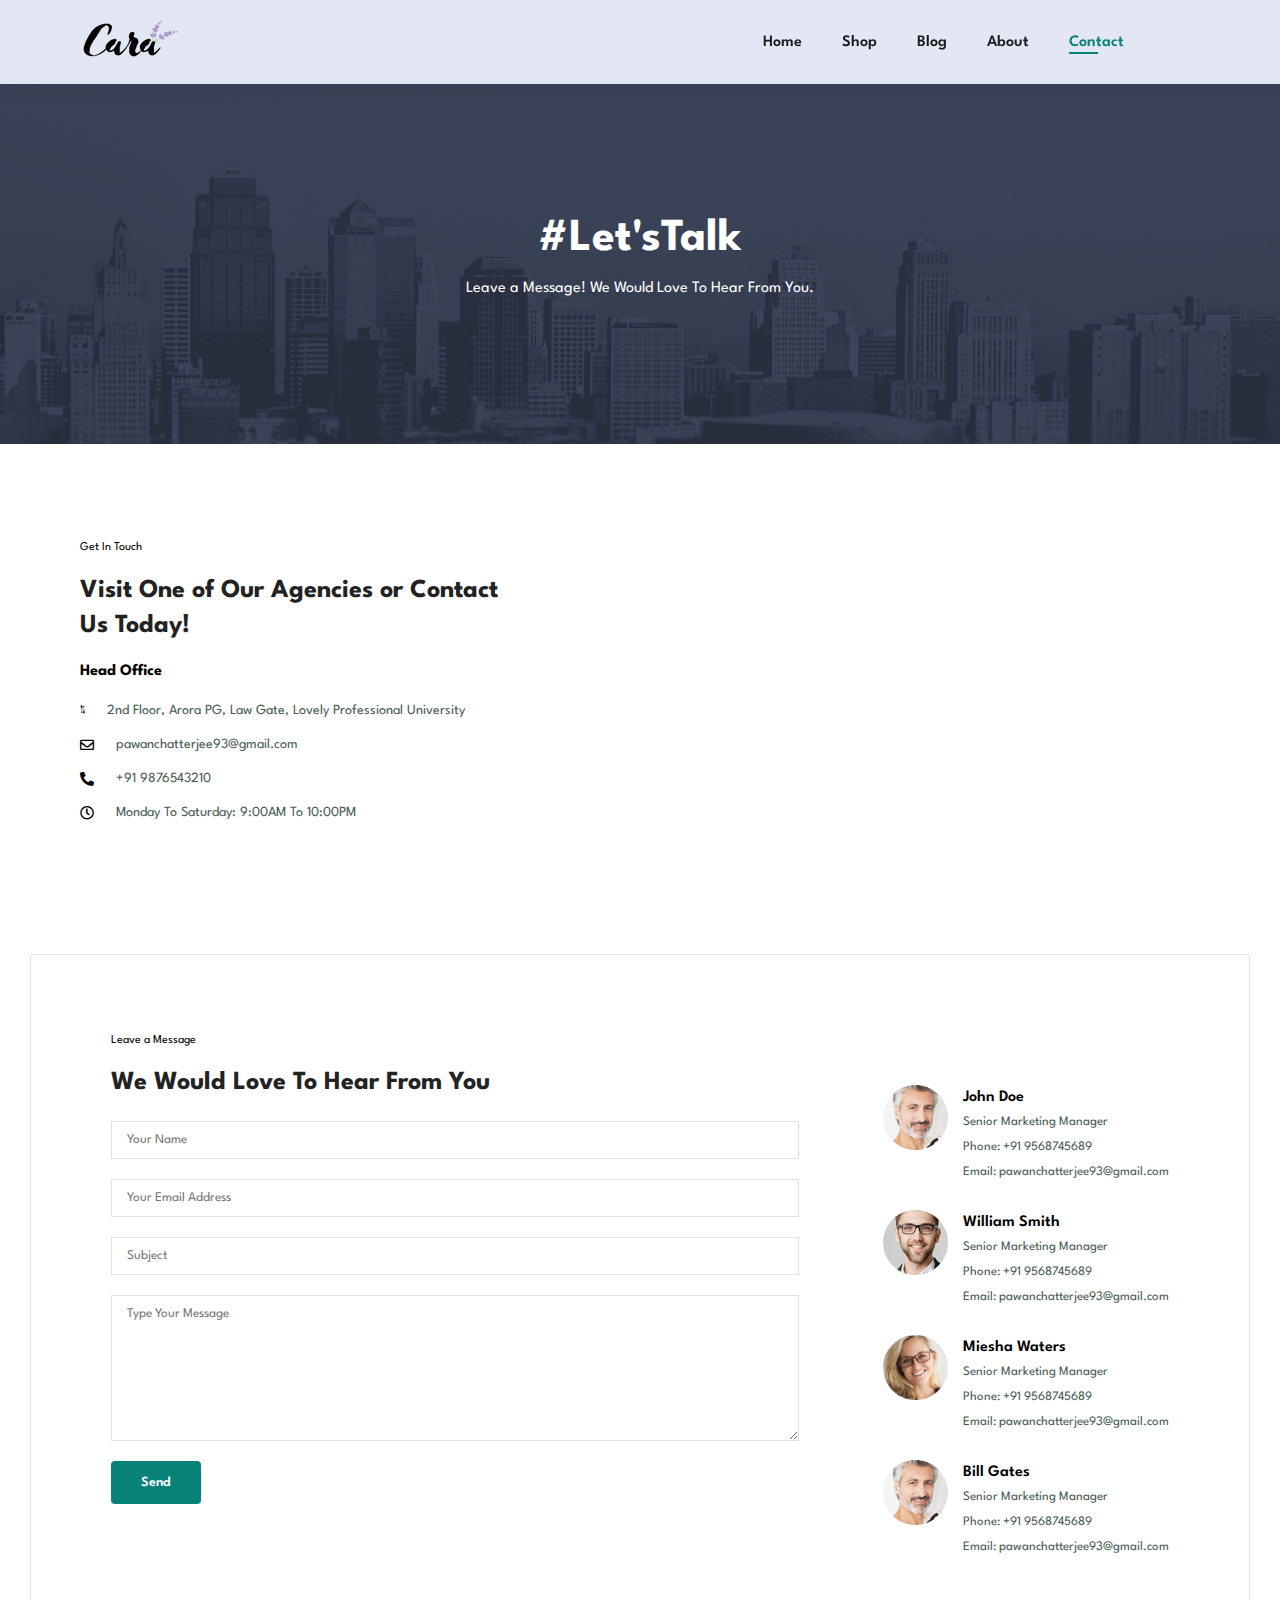
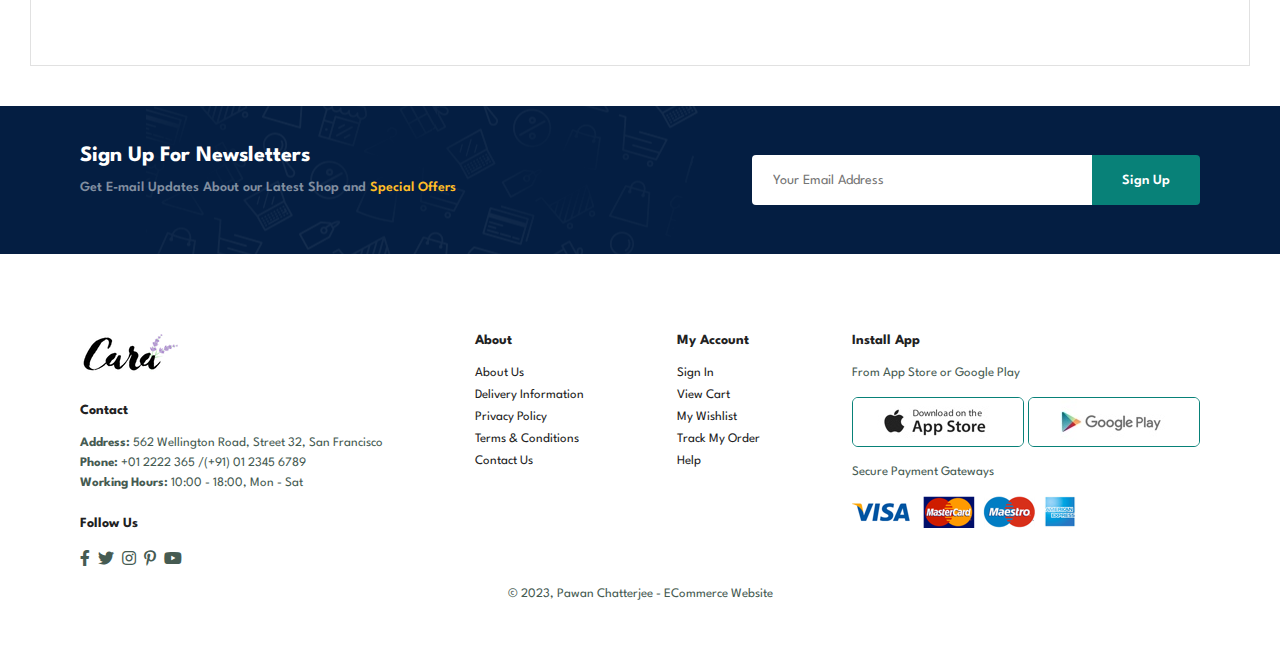
<file: contact.html>
<!DOCTYPE html>
<html lang="en">

    <head>
        <meta charset="UTF-8">
        <meta http-equiv="X-UA-Compatible" content="IE=edge">
        <meta name="viewport" content="width=device-width, initial-scale=1.0">
        <title>MasterCart Blog</title>
        <link rel="stylesheet" href="https://pro.fontawesome.com/releases/v5.10.0/css/all.css"/>
        <link rel="stylesheet" href="style.css">
    </head>
    <body>
        <section id="header">
            <a href="#"><img src="img/logo.png" alt="logo" class="logo"></a>

            <div>
                <ul id="navbar">
                    <li><a href="index.html">Home</a></li>
                    <li><a href="shop.html">Shop</a></li>
                    <li><a href="blog.html">Blog</a></li>
                    <li><a href="about.html">About</a></li>
                    <li><a class="active" href="contact.html">Contact</a></li>
                    <li id="lg-bag"><a href="cart.html"><i class="far fa-shopping-bag"></i></a></li>
                    <a href="#" id="close"><i class="far fa-times"></i></a>
                </ul>
            </div>
            <div id="mobile">
                <a href="cart.html"><i class="far fa-shopping-bag"></i></a>
                <i id="bar" class="fas fa-outdent"></i>
            </div>
        </section>
        
        <section id="page-header" class="about-header">
            <h2>#Let'sTalk</h2>
            <p>Leave a Message! We Would Love To Hear From You.</p>
        </section>

        <section id="contact-details" class="section-p1">
            <div class="details">
                <span>Get In Touch</span>
                <h2>Visit One of Our Agencies or Contact Us Today!</h2>
                <h3>Head Office</h3>
                <div>
                    <li>
                        <i class="fal fa-map"></i>
                        <p>2nd Floor, Arora PG, Law Gate, Lovely Professional University</p>
                    </li>
                    <li>
                        <i class="far fa-envelope"></i>
                        <p>pawanchatterjee93@gmail.com</p>
                    </li>
                    <li>
                        <i class="fas fa-phone-alt"></i>
                        <p>+91 9876543210</p>
                    </li>
                    <li>
                        <i class="far fa-clock"></i>
                        <p>Monday To Saturday: 9:00AM To 10:00PM</p>
                    </li>
                </div>
            </div>
            <div class="map">
                <iframe src="https://www.google.com/maps/embed?pb=!1m18!1m12!1m3!1d13589.813922883746!2d74.87110968755302!3d31.621431902840715!2m3!1f0!2f0!3f0!3m2!1i1024!2i768!4f13.1!3m3!1m2!1s0x39197ca9329175e9%3A0x1394a5b7f89c22e2!2sJallianwala%20Bagh%20Museum!5e0!3m2!1sen!2sin!4v1680465541119!5m2!1sen!2sin" width="600" height="450" style="border:0;" allowfullscreen="" loading="lazy" referrerpolicy="no-referrer-when-downgrade"></iframe>  
            </div>
        </section>

        <section id="form-details">
            <form action="">
                <span>Leave a Message</span>
                <h2>We Would Love To Hear From You</h2>
                <input type="text" placeholder="Your Name">
                <input type="email" placeholder="Your Email Address">
                <input type="text" placeholder="Subject">
                <textarea name="" id="" cols="30" rows="10" placeholder="Type Your Message"></textarea>
                <button class="normal">Send</button>
            </form>
            <div class="people">
                <div>
                    <img src="img/people/1.png" alt="">
                    <p><span>John Doe</span> Senior Marketing Manager<br>
                    Phone: +91 9568745689<br>Email: pawanchatterjee93@gmail.com</p>
                </div>
                <div>
                    <img src="img/people/2.png" alt="">
                    <p><span>William Smith</span> Senior Marketing Manager<br>
                    Phone: +91 9568745689<br>Email: pawanchatterjee93@gmail.com</p>
                </div>
                <div>
                    <img src="img/people/3.png" alt="">
                    <p><span>Miesha Waters</span> Senior Marketing Manager<br>
                    Phone: +91 9568745689<br>Email: pawanchatterjee93@gmail.com</p>
                </div>
                <div>
                    <img src="img/people/1.png" alt="">
                    <p><span>Bill Gates</span> Senior Marketing Manager<br>
                    Phone: +91 9568745689<br>Email: pawanchatterjee93@gmail.com</p>
                </div>
            </div>
        </section>

        <section id="newsletter" class="section-p1 section-m1">
            <div class="newstext">
                <h4>Sign Up For Newsletters</h4>
                <p>Get E-mail Updates About our Latest Shop and <span>Special Offers</span></p>
            </div>
            <div class="form">
                <input type="email" placeholder="Your Email Address">
                <button class="normal">Sign Up</button>
            </div>
        </section>

        <footer class="section-p1">
            <div class="col">
                <img class="logo" src="img/logo.png" alt="logo">
                <h4>Contact</h4>
                <p><strong>Address: </strong>562 Wellington Road, Street 32, San Francisco</p>
                <p><strong>Phone: </strong>+01 2222 365 /(+91) 01 2345 6789</p>
                <p><strong>Working Hours: </strong>10:00 - 18:00, Mon - Sat</p>
                <div class="follow">
                    <h4>Follow Us</h4>
                    <div class="icon">
                        <i class="fab fa-facebook-f"></i>
                        <i class="fab fa-twitter"></i>
                        <i class="fab fa-instagram"></i>
                        <i class="fab fa-pinterest-p"></i>
                        <i class="fab fa-youtube"></i>
                    </div>
                </div>
            </div>
            <div class="col">
                <h4>About</h4>
                <a href="#">About Us</a>
                <a href="#">Delivery Information</a>
                <a href="#">Privacy Policy</a>
                <a href="#">Terms & Conditions</a>
                <a href="#">Contact Us</a>
            </div>
            <div class="col">
                <h4>My Account</h4>
                <a href="#">Sign In</a>
                <a href="#">View Cart</a>
                <a href="#">My Wishlist</a>
                <a href="#">Track My Order</a>
                <a href="#">Help</a>
            </div>
            <div class="col install">
                <h4>Install App</h4>
                <p>From App Store or Google Play</p>
                <div class="row">
                    <img src="img/pay/app.jpg">
                    <img src="img/pay/play.jpg">
                </div>
                <p>Secure Payment Gateways</p>
                <img src="img/pay/pay.png">
            </div>
            <div class="copyright">
                <p>© 2023, Pawan Chatterjee - ECommerce Website</p>
            </div>
        </footer>

        <script src="script.js"></script>
    </body>

</html>
</file>
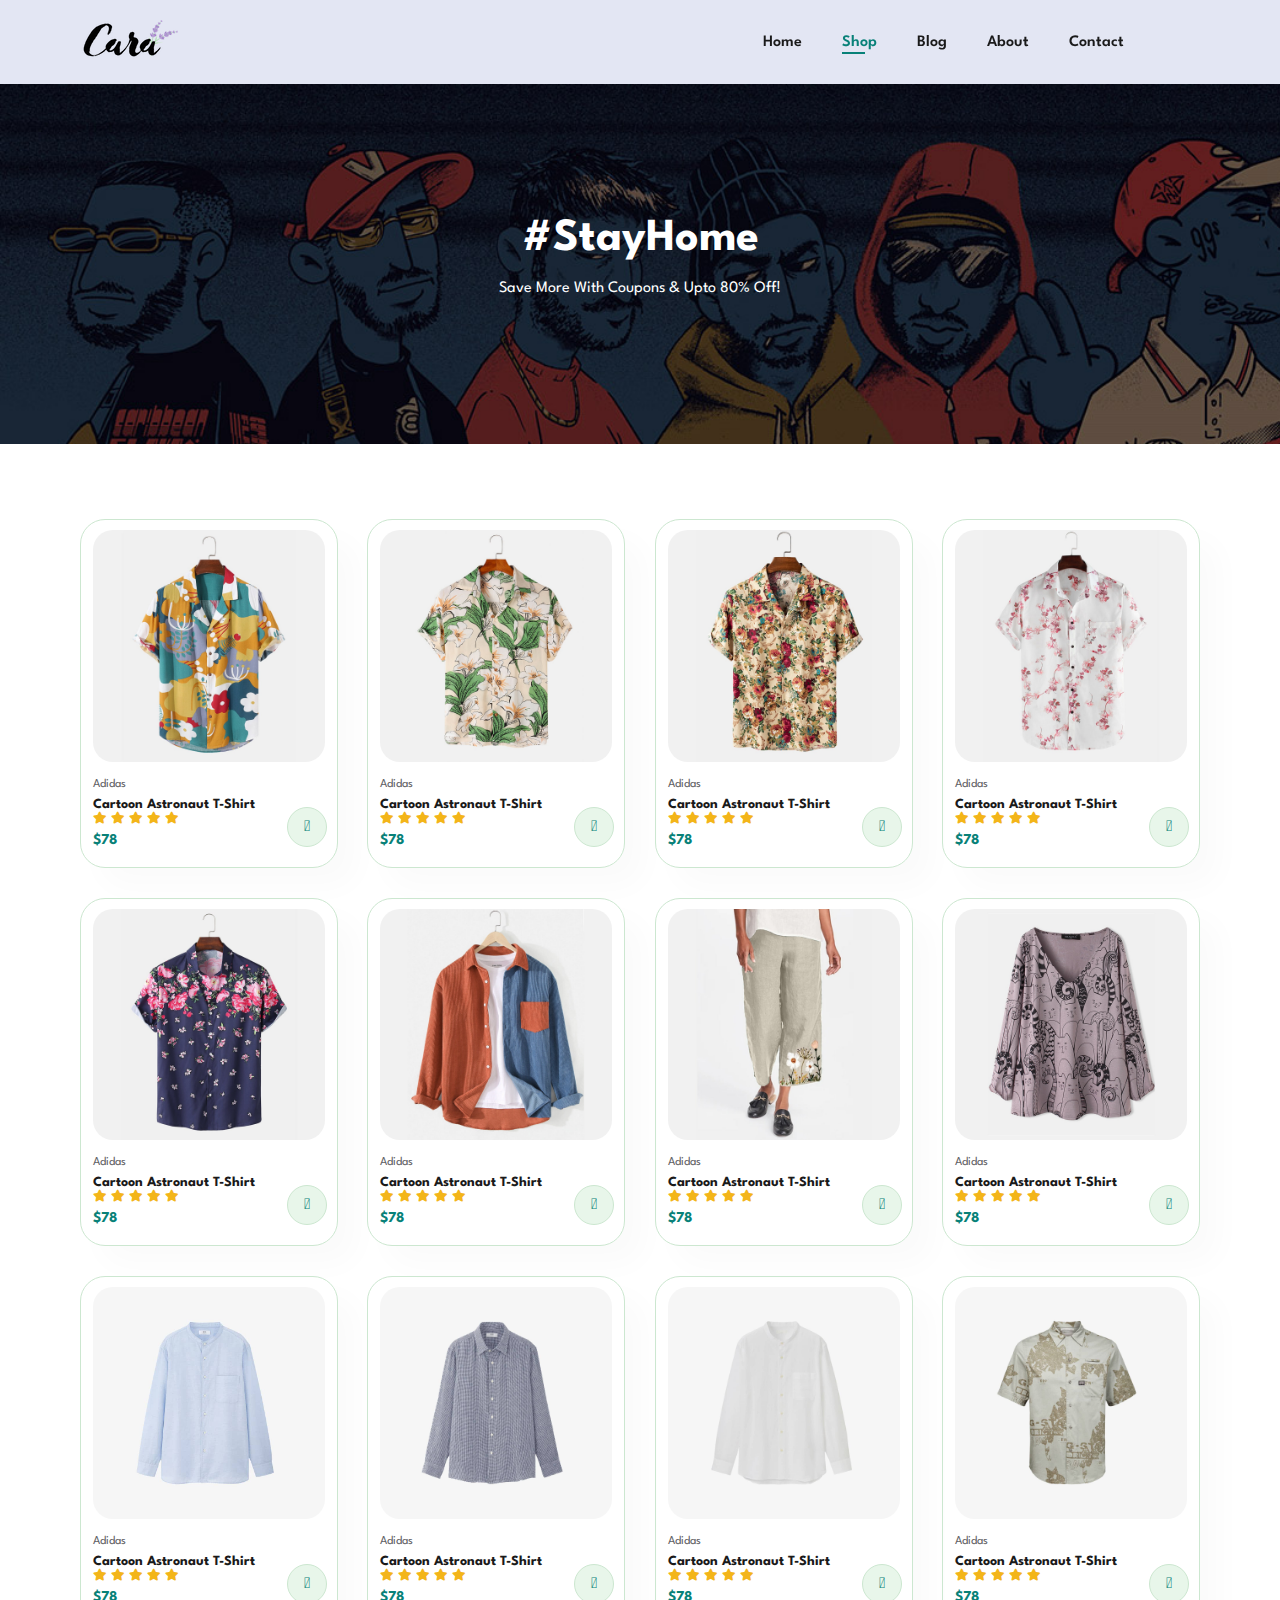
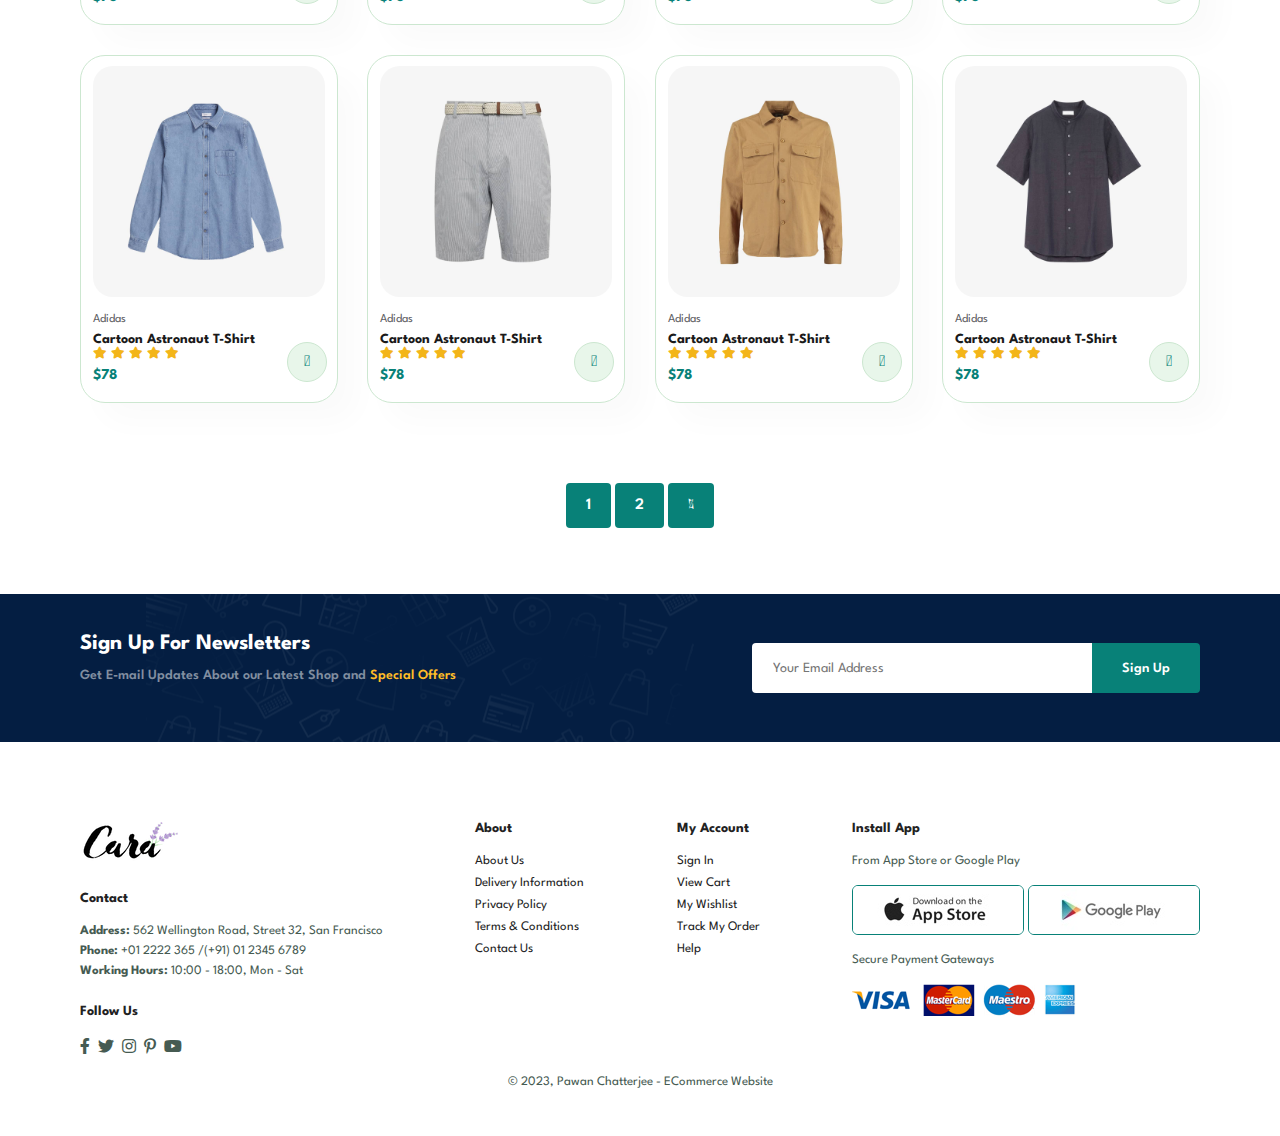
<file: shop.html>
<!DOCTYPE html>
<html lang="en">

    <head>
        <meta charset="UTF-8">
        <meta http-equiv="X-UA-Compatible" content="IE=edge">
        <meta name="viewport" content="width=device-width, initial-scale=1.0">
        <title>MasterCart Shop</title>
        <link rel="stylesheet" href="https://pro.fontawesome.com/releases/v5.10.0/css/all.css"/>
        <link rel="stylesheet" href="style.css">
    </head>
    <body>
        <section id="header">
            <a href="#"><img src="img/logo.png" alt="logo" class="logo"></a>

            <div>
                <ul id="navbar">
                    <li><a href="index.html">Home</a></li>
                    <li><a class="active" href="shop.html">Shop</a></li>
                    <li><a href="blog.html">Blog</a></li>
                    <li><a href="about.html">About</a></li>
                    <li><a href="contact.html">Contact</a></li>
                    <li id="lg-bag"><a href="cart.html"><i class="far fa-shopping-bag"></i></a></li>
                    <a href="#" id="close"><i class="far fa-times"></i></a>
                </ul>
            </div>
            <div id="mobile">
                <a href="cart.html"><i class="far fa-shopping-bag"></i></a>
                <i id="bar" class="fas fa-outdent"></i>
            </div>
        </section>
        
        <section id="page-header">
            <h2>#StayHome</h2>
            <p>Save More With Coupons & Upto 80% Off! </p>
        </section>

        <section id="product1" class="section-p1">
            <div class="pro-container">
                <div class="pro" onclick="location.href='sproduct.html'">
                    <img src="img/products/f1.jpg">
                    <div class="des">
                        <span>Adidas</span>
                        <h5>Cartoon Astronaut T-Shirt</h5>
                        <div class="star">
                            <i class="fas fa-star"></i>
                            <i class="fas fa-star"></i>
                            <i class="fas fa-star"></i>
                            <i class="fas fa-star"></i>
                            <i class="fas fa-star"></i>
                        </div>
                        <h4>$78</h4>
                    </div>
                    <a href="#"><i class="fal fa-shopping-cart cart"></i></a>
                </div>
                <div class="pro" onclick="location.href='sproduct.html'">
                    <img src="img/products/f2.jpg">
                    <div class="des">
                        <span>Adidas</span>
                        <h5>Cartoon Astronaut T-Shirt</h5>
                        <div class="star">
                            <i class="fas fa-star"></i>
                            <i class="fas fa-star"></i>
                            <i class="fas fa-star"></i>
                            <i class="fas fa-star"></i>
                            <i class="fas fa-star"></i>
                        </div>
                        <h4>$78</h4>
                    </div>
                    <a href="#"><i class="fal fa-shopping-cart cart"></i></a>
                </div>
                <div class="pro" onclick="location.href='sproduct.html'">
                    <img src="img/products/f3.jpg">
                    <div class="des">
                        <span>Adidas</span>
                        <h5>Cartoon Astronaut T-Shirt</h5>
                        <div class="star">
                            <i class="fas fa-star"></i>
                            <i class="fas fa-star"></i>
                            <i class="fas fa-star"></i>
                            <i class="fas fa-star"></i>
                            <i class="fas fa-star"></i>
                        </div>
                        <h4>$78</h4>
                    </div>
                    <a href="#"><i class="fal fa-shopping-cart cart"></i></a>
                </div>
                <div class="pro" onclick="location.href='sproduct.html'">
                    <img src="img/products/f4.jpg">
                    <div class="des">
                        <span>Adidas</span>
                        <h5>Cartoon Astronaut T-Shirt</h5>
                        <div class="star">
                            <i class="fas fa-star"></i>
                            <i class="fas fa-star"></i>
                            <i class="fas fa-star"></i>
                            <i class="fas fa-star"></i>
                            <i class="fas fa-star"></i>
                        </div>
                        <h4>$78</h4>
                    </div>
                    <a href="#"><i class="fal fa-shopping-cart cart"></i></a>
                </div>
                <div class="pro" onclick="location.href='sproduct.html'">
                    <img src="img/products/f5.jpg">
                    <div class="des">
                        <span>Adidas</span>
                        <h5>Cartoon Astronaut T-Shirt</h5>
                        <div class="star">
                            <i class="fas fa-star"></i>
                            <i class="fas fa-star"></i>
                            <i class="fas fa-star"></i>
                            <i class="fas fa-star"></i>
                            <i class="fas fa-star"></i>
                        </div>
                        <h4>$78</h4>
                    </div>
                    <a href="#"><i class="fal fa-shopping-cart cart"></i></a>
                </div>
                <div class="pro" onclick="location.href='sproduct.html'">
                    <img src="img/products/f6.jpg">
                    <div class="des">
                        <span>Adidas</span>
                        <h5>Cartoon Astronaut T-Shirt</h5>
                        <div class="star">
                            <i class="fas fa-star"></i>
                            <i class="fas fa-star"></i>
                            <i class="fas fa-star"></i>
                            <i class="fas fa-star"></i>
                            <i class="fas fa-star"></i>
                        </div>
                        <h4>$78</h4>
                    </div>
                    <a href="#"><i class="fal fa-shopping-cart cart"></i></a>
                </div>
                <div class="pro" onclick="location.href='sproduct.html'">
                    <img src="img/products/f7.jpg">
                    <div class="des">
                        <span>Adidas</span>
                        <h5>Cartoon Astronaut T-Shirt</h5>
                        <div class="star">
                            <i class="fas fa-star"></i>
                            <i class="fas fa-star"></i>
                            <i class="fas fa-star"></i>
                            <i class="fas fa-star"></i>
                            <i class="fas fa-star"></i>
                        </div>
                        <h4>$78</h4>
                    </div>
                    <a href="#"><i class="fal fa-shopping-cart cart"></i></a>
                </div>
                <div class="pro" onclick="location.href='sproduct.html'">
                    <img src="img/products/f8.jpg">
                    <div class="des">
                        <span>Adidas</span>
                        <h5>Cartoon Astronaut T-Shirt</h5>
                        <div class="star">
                            <i class="fas fa-star"></i>
                            <i class="fas fa-star"></i>
                            <i class="fas fa-star"></i>
                            <i class="fas fa-star"></i>
                            <i class="fas fa-star"></i>
                        </div>
                        <h4>$78</h4>
                    </div>
                    <a href="#"><i class="fal fa-shopping-cart cart"></i></a>
                </div>
                <div class="pro" onclick="location.href='sproduct.html'">
                    <img src="img/products/n1.jpg">
                    <div class="des">
                        <span>Adidas</span>
                        <h5>Cartoon Astronaut T-Shirt</h5>
                        <div class="star">
                            <i class="fas fa-star"></i>
                            <i class="fas fa-star"></i>
                            <i class="fas fa-star"></i>
                            <i class="fas fa-star"></i>
                            <i class="fas fa-star"></i>
                        </div>
                        <h4>$78</h4>
                    </div>
                    <a href="#"><i class="fal fa-shopping-cart cart"></i></a>
                </div>
                <div class="pro" onclick="location.href='sproduct.html'">
                    <img src="img/products/n2.jpg">
                    <div class="des">
                        <span>Adidas</span>
                        <h5>Cartoon Astronaut T-Shirt</h5>
                        <div class="star">
                            <i class="fas fa-star"></i>
                            <i class="fas fa-star"></i>
                            <i class="fas fa-star"></i>
                            <i class="fas fa-star"></i>
                            <i class="fas fa-star"></i>
                        </div>
                        <h4>$78</h4>
                    </div>
                    <a href="#"><i class="fal fa-shopping-cart cart"></i></a>
                </div>
                <div class="pro" onclick="location.href='sproduct.html'">
                    <img src="img/products/n3.jpg">
                    <div class="des">
                        <span>Adidas</span>
                        <h5>Cartoon Astronaut T-Shirt</h5>
                        <div class="star">
                            <i class="fas fa-star"></i>
                            <i class="fas fa-star"></i>
                            <i class="fas fa-star"></i>
                            <i class="fas fa-star"></i>
                            <i class="fas fa-star"></i>
                        </div>
                        <h4>$78</h4>
                    </div>
                    <a href="#"><i class="fal fa-shopping-cart cart"></i></a>
                </div>
                <div class="pro" onclick="location.href='sproduct.html'">
                    <img src="img/products/n4.jpg">
                    <div class="des">
                        <span>Adidas</span>
                        <h5>Cartoon Astronaut T-Shirt</h5>
                        <div class="star">
                            <i class="fas fa-star"></i>
                            <i class="fas fa-star"></i>
                            <i class="fas fa-star"></i>
                            <i class="fas fa-star"></i>
                            <i class="fas fa-star"></i>
                        </div>
                        <h4>$78</h4>
                    </div>
                    <a href="#"><i class="fal fa-shopping-cart cart"></i></a>
                </div>
                <div class="pro" onclick="location.href='sproduct.html'">
                    <img src="img/products/n5.jpg">
                    <div class="des">
                        <span>Adidas</span>
                        <h5>Cartoon Astronaut T-Shirt</h5>
                        <div class="star">
                            <i class="fas fa-star"></i>
                            <i class="fas fa-star"></i>
                            <i class="fas fa-star"></i>
                            <i class="fas fa-star"></i>
                            <i class="fas fa-star"></i>
                        </div>
                        <h4>$78</h4>
                    </div>
                    <a href="#"><i class="fal fa-shopping-cart cart"></i></a>
                </div>
                <div class="pro" onclick="location.href='sproduct.html'">
                    <img src="img/products/n6.jpg">
                    <div class="des">
                        <span>Adidas</span>
                        <h5>Cartoon Astronaut T-Shirt</h5>
                        <div class="star">
                            <i class="fas fa-star"></i>
                            <i class="fas fa-star"></i>
                            <i class="fas fa-star"></i>
                            <i class="fas fa-star"></i>
                            <i class="fas fa-star"></i>
                        </div>
                        <h4>$78</h4>
                    </div>
                    <a href="#"><i class="fal fa-shopping-cart cart"></i></a>
                </div>
                <div class="pro" onclick="location.href='sproduct.html'">
                    <img src="img/products/n7.jpg">
                    <div class="des">
                        <span>Adidas</span>
                        <h5>Cartoon Astronaut T-Shirt</h5>
                        <div class="star">
                            <i class="fas fa-star"></i>
                            <i class="fas fa-star"></i>
                            <i class="fas fa-star"></i>
                            <i class="fas fa-star"></i>
                            <i class="fas fa-star"></i>
                        </div>
                        <h4>$78</h4>
                    </div>
                    <a href="#"><i class="fal fa-shopping-cart cart"></i></a>
                </div>
                <div class="pro" onclick="location.href='sproduct.html'">
                    <img src="img/products/n8.jpg">
                    <div class="des">
                        <span>Adidas</span>
                        <h5>Cartoon Astronaut T-Shirt</h5>
                        <div class="star">
                            <i class="fas fa-star"></i>
                            <i class="fas fa-star"></i>
                            <i class="fas fa-star"></i>
                            <i class="fas fa-star"></i>
                            <i class="fas fa-star"></i>
                        </div>
                        <h4>$78</h4>
                    </div>
                    <a href="#"><i class="fal fa-shopping-cart cart"></i></a>
                </div>
            </div>
        </section>

        <section id="pagination" class="section-p1">
            <a href="#">1</a>
            <a href="#">2</a>
            <a href="#"><i class="fal fa-long-arrow-alt-right"></i></a>
        </section>

        <section id="newsletter" class="section-p1 section-m1">
            <div class="newstext">
                <h4>Sign Up For Newsletters</h4>
                <p>Get E-mail Updates About our Latest Shop and <span>Special Offers</span></p>
            </div>
            <div class="form">
                <input type="email" placeholder="Your Email Address">
                <button class="normal">Sign Up</button>
            </div>
        </section>

        <footer class="section-p1">
            <div class="col">
                <img class="logo" src="img/logo.png" alt="logo">
                <h4>Contact</h4>
                <p><strong>Address: </strong>562 Wellington Road, Street 32, San Francisco</p>
                <p><strong>Phone: </strong>+01 2222 365 /(+91) 01 2345 6789</p>
                <p><strong>Working Hours: </strong>10:00 - 18:00, Mon - Sat</p>
                <div class="follow">
                    <h4>Follow Us</h4>
                    <div class="icon">
                        <i class="fab fa-facebook-f"></i>
                        <i class="fab fa-twitter"></i>
                        <i class="fab fa-instagram"></i>
                        <i class="fab fa-pinterest-p"></i>
                        <i class="fab fa-youtube"></i>
                    </div>
                </div>
            </div>
            <div class="col">
                <h4>About</h4>
                <a href="#">About Us</a>
                <a href="#">Delivery Information</a>
                <a href="#">Privacy Policy</a>
                <a href="#">Terms & Conditions</a>
                <a href="#">Contact Us</a>
            </div>
            <div class="col">
                <h4>My Account</h4>
                <a href="#">Sign In</a>
                <a href="#">View Cart</a>
                <a href="#">My Wishlist</a>
                <a href="#">Track My Order</a>
                <a href="#">Help</a>
            </div>
            <div class="col install">
                <h4>Install App</h4>
                <p>From App Store or Google Play</p>
                <div class="row">
                    <img src="img/pay/app.jpg">
                    <img src="img/pay/play.jpg">
                </div>
                <p>Secure Payment Gateways</p>
                <img src="img/pay/pay.png">
            </div>
            <div class="copyright">
                <p>© 2023, Pawan Chatterjee - ECommerce Website</p>
            </div>
        </footer>

        <script src="script.js"></script>
    </body>

</html>
</file>
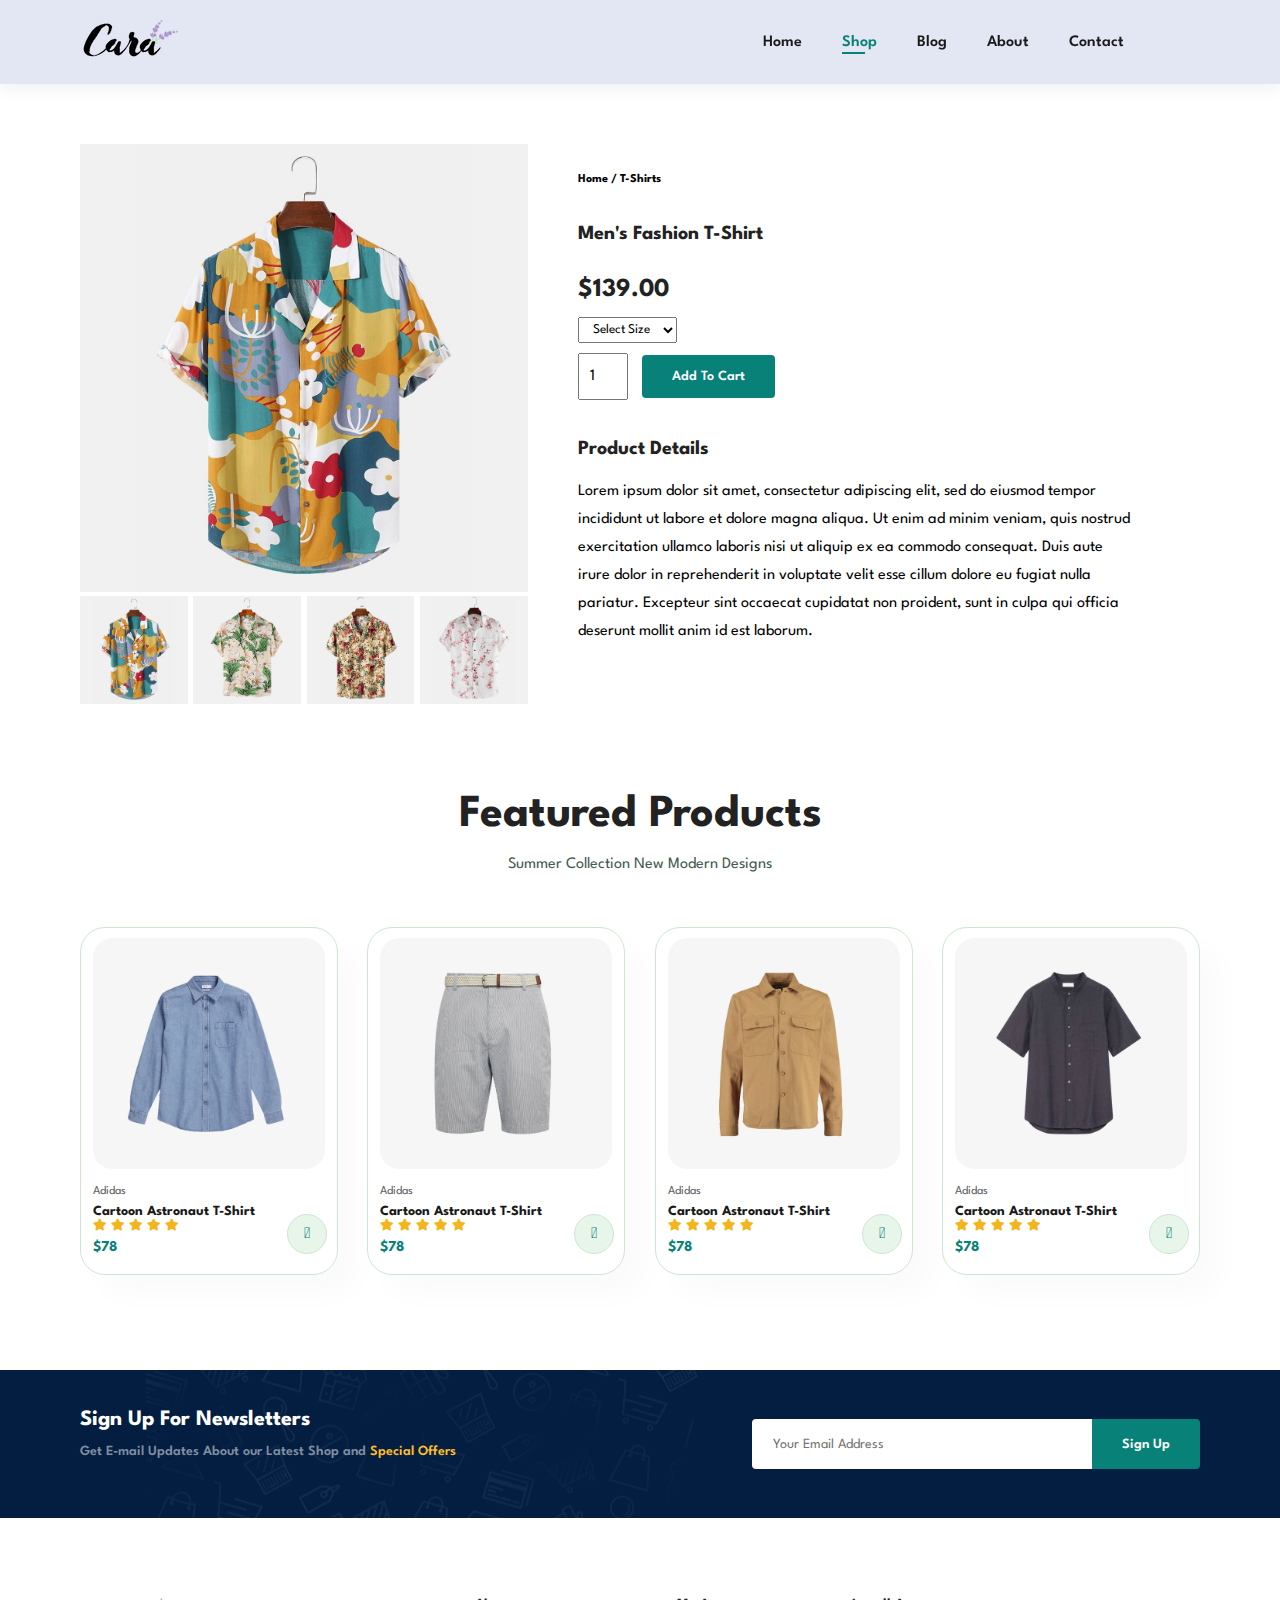
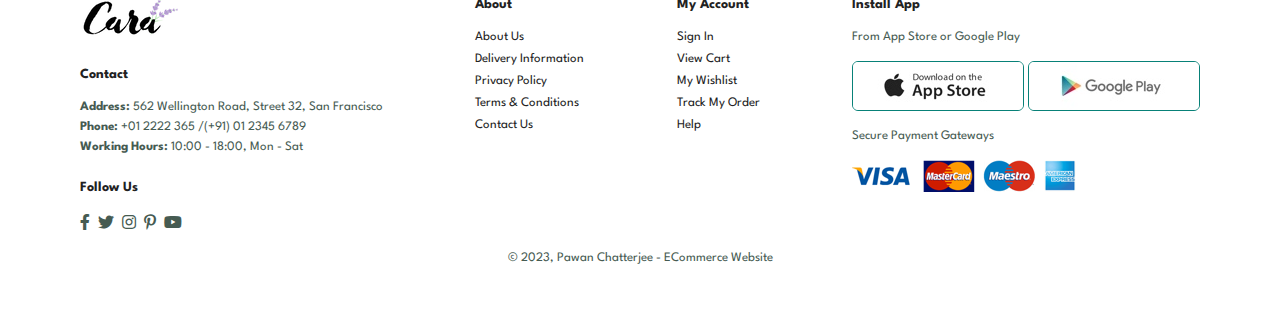
<file: sproduct.html>
<!DOCTYPE html>
<html lang="en">

    <head>
        <meta charset="UTF-8">
        <meta http-equiv="X-UA-Compatible" content="IE=edge">
        <meta name="viewport" content="width=device-width, initial-scale=1.0">
        <title>MasterCart Single Product</title>
        <link rel="stylesheet" href="https://pro.fontawesome.com/releases/v5.10.0/css/all.css"/>
        <link rel="stylesheet" href="style.css">
    </head>
    <body>
        <section id="header">
            <a href="#"><img src="img/logo.png" alt="logo" class="logo"></a>

            <div>
                <ul id="navbar">
                    <li><a href="index.html">Home</a></li>
                    <li><a class="active" href="shop.html">Shop</a></li>
                    <li><a href="blog.html">Blog</a></li>
                    <li><a href="about.html">About</a></li>
                    <li><a href="contact.html">Contact</a></li>
                    <li id="lg-bag"><a href="cart.html"><i class="far fa-shopping-bag"></i></a></li>
                    <a href="#" id="close"><i class="far fa-times"></i></a>
                </ul>
            </div>
            <div id="mobile">
                <a href="cart.html"><i class="far fa-shopping-bag"></i></a>
                <i id="bar" class="fas fa-outdent"></i>
            </div>
        </section>

        <seciton id="prodetails" class="section-p1">
            <div class="single-pro-image">
                <img src="img/products/f1.jpg" width="100%" id="MainImg" alt="">
                <div class="small-img-group">
                    <div class="small-img-col">
                        <img src="img/products/f1.jpg" width="100%" class="small-img" alt="">
                    </div>
                    <div class="small-img-col">
                        <img src="img/products/f2.jpg" width="100%" class="small-img" alt="">
                    </div>
                    <div class="small-img-col">
                        <img src="img/products/f3.jpg" width="100%" class="small-img" alt="">
                    </div>
                    <div class="small-img-col">
                        <img src="img/products/f4.jpg" width="100%" class="small-img" alt="">
                    </div>
                </div>
            </div>
            <div class="single-pro-details">
                <h6>Home / T-Shirts</h6>
                <h4>Men's Fashion T-Shirt</h4>
                <h2>$139.00</h2>
                <select>
                    <option>Select Size</option>
                    <option>Small</option>
                    <option>Large</option>
                    <option>XL</option>
                    <option>XXL</option>
                    <option>XXXL</option>
                </select>
                <input type="number" value="1">
                <button class="normal">Add To Cart</button>
                <h4>Product Details</h4>
                <span>Lorem ipsum dolor sit amet, consectetur adipiscing elit, sed do eiusmod tempor incididunt ut labore et dolore magna aliqua. 
                    Ut enim ad minim veniam, quis nostrud exercitation ullamco laboris nisi ut aliquip ex ea commodo consequat. 
                    Duis aute irure dolor in reprehenderit in voluptate velit esse cillum dolore eu fugiat nulla pariatur. 
                    Excepteur sint occaecat cupidatat non proident, sunt in culpa qui officia deserunt mollit anim id est laborum.</span>
            </div>
        </seciton>

        <section id="product1" class="section-p1">
            <h2>Featured Products</h2>
            <p>Summer Collection New Modern Designs</p>
            <div class="pro-container">
                <div class="pro">
                    <img src="img/products/n5.jpg">
                    <div class="des">
                        <span>Adidas</span>
                        <h5>Cartoon Astronaut T-Shirt</h5>
                        <div class="star">
                            <i class="fas fa-star"></i>
                            <i class="fas fa-star"></i>
                            <i class="fas fa-star"></i>
                            <i class="fas fa-star"></i>
                            <i class="fas fa-star"></i>
                        </div>
                        <h4>$78</h4>
                    </div>
                    <a href="#"><i class="fal fa-shopping-cart cart"></i></a>
                </div>
                <div class="pro">
                    <img src="img/products/n6.jpg">
                    <div class="des">
                        <span>Adidas</span>
                        <h5>Cartoon Astronaut T-Shirt</h5>
                        <div class="star">
                            <i class="fas fa-star"></i>
                            <i class="fas fa-star"></i>
                            <i class="fas fa-star"></i>
                            <i class="fas fa-star"></i>
                            <i class="fas fa-star"></i>
                        </div>
                        <h4>$78</h4>
                    </div>
                    <a href="#"><i class="fal fa-shopping-cart cart"></i></a>
                </div>
                <div class="pro">
                    <img src="img/products/n7.jpg">
                    <div class="des">
                        <span>Adidas</span>
                        <h5>Cartoon Astronaut T-Shirt</h5>
                        <div class="star">
                            <i class="fas fa-star"></i>
                            <i class="fas fa-star"></i>
                            <i class="fas fa-star"></i>
                            <i class="fas fa-star"></i>
                            <i class="fas fa-star"></i>
                        </div>
                        <h4>$78</h4>
                    </div>
                    <a href="#"><i class="fal fa-shopping-cart cart"></i></a>
                </div>
                <div class="pro">
                    <img src="img/products/n8.jpg">
                    <div class="des">
                        <span>Adidas</span>
                        <h5>Cartoon Astronaut T-Shirt</h5>
                        <div class="star">
                            <i class="fas fa-star"></i>
                            <i class="fas fa-star"></i>
                            <i class="fas fa-star"></i>
                            <i class="fas fa-star"></i>
                            <i class="fas fa-star"></i>
                        </div>
                        <h4>$78</h4>
                    </div>
                    <a href="#"><i class="fal fa-shopping-cart cart"></i></a>
                </div>
            </div>
        </section>

        <section id="newsletter" class="section-p1 section-m1">
            <div class="newstext">
                <h4>Sign Up For Newsletters</h4>
                <p>Get E-mail Updates About our Latest Shop and <span>Special Offers</span></p>
            </div>
            <div class="form">
                <input type="email" placeholder="Your Email Address">
                <button class="normal">Sign Up</button>
            </div>
        </section>

        <footer class="section-p1">
            <div class="col">
                <img class="logo" src="img/logo.png" alt="logo">
                <h4>Contact</h4>
                <p><strong>Address: </strong>562 Wellington Road, Street 32, San Francisco</p>
                <p><strong>Phone: </strong>+01 2222 365 /(+91) 01 2345 6789</p>
                <p><strong>Working Hours: </strong>10:00 - 18:00, Mon - Sat</p>
                <div class="follow">
                    <h4>Follow Us</h4>
                    <div class="icon">
                        <i class="fab fa-facebook-f"></i>
                        <i class="fab fa-twitter"></i>
                        <i class="fab fa-instagram"></i>
                        <i class="fab fa-pinterest-p"></i>
                        <i class="fab fa-youtube"></i>
                    </div>
                </div>
            </div>
            <div class="col">
                <h4>About</h4>
                <a href="#">About Us</a>
                <a href="#">Delivery Information</a>
                <a href="#">Privacy Policy</a>
                <a href="#">Terms & Conditions</a>
                <a href="#">Contact Us</a>
            </div>
            <div class="col">
                <h4>My Account</h4>
                <a href="#">Sign In</a>
                <a href="#">View Cart</a>
                <a href="#">My Wishlist</a>
                <a href="#">Track My Order</a>
                <a href="#">Help</a>
            </div>
            <div class="col install">
                <h4>Install App</h4>
                <p>From App Store or Google Play</p>
                <div class="row">
                    <img src="img/pay/app.jpg">
                    <img src="img/pay/play.jpg">
                </div>
                <p>Secure Payment Gateways</p>
                <img src="img/pay/pay.png">
            </div>
            <div class="copyright">
                <p>© 2023, Pawan Chatterjee - ECommerce Website</p>
            </div>
        </footer>

        <script>
            var MainImg = document.getElementById("MainImg");
            var smallimg = document.getElementsByClassName("small-img");

            smallimg[0].onclick = function(){
                MainImg.src = smallimg[0].src;
            };
            smallimg[1].onclick = function(){
                MainImg.src = smallimg[1].src;
            };
            smallimg[2].onclick = function(){
                MainImg.src = smallimg[2].src;
            };
            smallimg[3].onclick = function(){
                MainImg.src = smallimg[3].src;
            };
        </script>

        <script src="script.js"></script>
    </body>

</html>
</file>
<file: style.css>
@import url("https://fonts.googleapis.com/css2?family=Spartan:wght@100;200;300;400;500;600;700;800;900&display=swap");
* {
  margin: 0;
  padding: 0;
  box-sizing: border-box;
  font-family: "Spartan", sans-serif;
}

html {
  scroll-behavior: smooth;
}

/* Global Styles */

h1 {
  font-size: 50px;
  line-height: 64px;
  color: #222;
}

h2 {
  font-size: 46px;
  line-height: 54px;
  color: #222;
}

h4 {
  font-size: 20px;
  color: #222;
}

h6 {
  font-weight: 700;
  font-size: 12px;
}

p {
  font-size: 16px;
  color: #465b52;
  margin: 15px 0 20px 0;
}

.section-p1 {
  padding: 40px 80px;
}

.section-m1 {
  margin: 40px 0;
}

body {
  width: 100%;
}

button.normal {
  font-size: 14px;
  font-weight: 600;
  padding: 15px 30px;
  color: #000;
  background-color: #fff;
  border-radius: 4px;
  cursor: pointer;
  border: none;
  outline: none;
  transition: 0.2s;
}

button.white {
  font-size: 13px;
  font-weight: 600;
  padding: 11px 18px;
  color: #fff;
  background-color: transparent;
  cursor: pointer;
  border: 1px solid #fff;
  outline: none;
  transition: 0.2s;
}

/*Header Section*/
#header{
  display: flex;
  align-items: center;
  justify-content: space-between;
  padding: 20px 80px;
  background: #E3E6F3;
  box-shadow: 0 5px 15px rgba(0, 0, 0, 0.06);
  position: sticky;
  top: 0;
  left: 0;
  z-index: 999;
}

#navbar{
  display: flex;
  align-items: center;
  justify-content: center;
}

#navbar li{
  list-style: none;
  padding: 0 20px;
  position: relative;
}

#navbar li a{
  text-decoration: none;
  font-size: 16px;
  font-weight: 600;
  color: #1a1a1a;
  transition: 0.3s ease;
}

#navbar li a:hover{
  color: #088178;
}

#navbar li a:hover,
#navbar li a.active{
  color: #088178;
}

#navbar li a.active::after,
#navbar li a:hover::after{
  content: "";
  width: 30%;
  height: 2px;
  background: #088178;
  position: absolute;
  bottom: -4px;
  left: 20px
}

/*Home Page*/
#hero{
  background-image: url("img/hero4.png");
  height: 90vh;
  width: 100%;
  background-size: cover;
  background-position: top 25% right 0;
  padding: 0 80px;
  display: flex;
  align-items: flex-start;
  flex-direction: column;
  justify-content: center;
}

#hero h4{
  padding-bottom: 15px;
}

#hero h1{
  color: #088178
}

#hero button{
  background: url("img/button.png");
  background-color: transparent;
  color: #088178;
  border: 0;
  padding: 14px 80px 14px 65px;
  background-repeat: no-repeat;
  cursor: pointer;
  font-weight: 700;
  font-size: 15px;
}

#feature{
  display: flex;
  align-items: center;
  justify-content: space-between;
  flex-wrap: wrap;
}

#feature .fe-box{
  width: 180px;
  text-align: center;
  padding: 25px 15px;
  box-shadow: 20px 20px 34px rgba(0,0,0,0.03);
  border: 1px solid #cce7d0;
  border-radius: 4px;
  margin: 15px 0;
  transition: 0.3s ease;
}

#feature .fe-box:hover{
  box-shadow: 10px 10px 54px rgba(0, 0, 0, 0.1);
}

#feature .fe-box img{
  width: 100%;
  margin-bottom: 10px;
}

#feature .fe-box h6{
  display: inline-block;
  padding: 9px 8px 6px 8px;
  line-height: 1;
  border-radius: 4px;
  color: #088178;
  background-color: #fddde4;
}

#feature .fe-box:nth-child(2) h6{
  background-color: #cdebbc;
}

#feature .fe-box:nth-child(3) h6{
  background-color: #d1e8f2;
}

#feature .fe-box:nth-child(4) h6{
  background-color: #cdd4f8;
}

#feature .fe-box:nth-child(5) h6{
  background-color: #f6dbf6;
}

#feature .fe-box:nth-child(6) h6{
  background-color: #fff2e5;
}

#product1 {
  text-align: center;
}

#product1 .pro{
  width: 23%;
  position: relative;
  min-width: 250px;
  padding: 10px 12px;
  border: 1px solid #cce7d0;
  border-radius: 25px;
  cursor: pointer;
  box-shadow: 20px 20px 30px rgba(0,0,0,0.02);
  margin: 15px 0;
  transition: 0.2s ease;
}

#product1 .pro:hover{
  box-shadow: 20px 20px 30px rgba(0, 0, 0, 0.06);
}

#product1 .pro img{
  width: 100%;
  border-radius: 20px;
}

#product1 .pro .des{
  text-align: start;
  padding: 10px 0;
}

#product1 .pro .des span{
  color: #606063;
  font-size: 12px;
}

#product1 .pro .des h5{
  padding-top: 7px;
  color: #1a1a1a;
  font-size: 14px;
}

#product1 .pro .des i{
  font-size: 12px;
  color: rgb(243,181,25);
}

#product1 .pro .des h4{
  padding-top: 7px;
  font-size: 15px;
  font-weight: 700;
  color: #088178;
}

#product1 .pro .cart{
  width: 40px;
  height: 40px;
  line-height: 40px;
  border-radius: 50px;
  background-color: #e8f6ea;
  font-weight: 500;
  color: #088178;
  border: 1px solid #cce7d0;
  position: absolute;
  bottom: 20px;
  right: 10px;
}

#product1 .pro-container{
  display: flex;
  justify-content: space-between;
  padding-top: 20px;
  flex-wrap: wrap;
}

#banner{
  display: flex;
  flex-direction: column;
  justify-content: center;
  align-items: center;
  text-align: center;
  background-image: url("img/banner/b2.jpg");
  width: 100%;
  height: 40vh;
  background-size: cover;
  background-position: center;
}

#banner h4{
  color: #fff;
  font-size: 16px;
}

#banner h2{
  color: #fff;
  font-size: 30px;
  padding: 10px 0;
}

#banner h2 span{
  color: #ef3636;
}

#banner button:hover{
  background: #088178;
  color: #fff;
}

#sm-banner{
  display: flex;
  justify-content: space-between;
  flex-wrap: wrap;
}

#sm-banner .banner-box{
  display: flex;
  flex-direction: column;
  justify-content: center;
  align-items: flex-start;
  background-image: url("img/banner/b17.jpg");
  min-width: 650px;
  height: 50vh;
  background-size: cover;
  background-position: center;
  padding: 30px;
}

#sm-banner .banner-box2{
  background-image: url("img/banner/b10.jpg");
}

#sm-banner h4{
  color: #fff;
  font-weight: 300;
  font-size: 20px;
}

#sm-banner h2{
  color: #ffffff;
  font-weight: 800;
  font-size: 28px;
}

#sm-banner span{
  color: #fff;
  font-weight: 500;
  font-size: 14px;
  padding-bottom: 15px;
}

#sm-banner .banner-box:hover button{
  background: #088178;
  border: 1px solid #088178;
}

#banner3 .banner-box{
  display: flex;
  flex-direction: column;
  justify-content: center;
  align-items: flex-start;
  background-image: url("img/banner/b7.jpg");
  min-width: 30%;
  height: 30vh;
  background-size: cover;
  background-position: center;
  padding: 20px;
  margin-bottom: 20px;
}

#banner3 .banner-box2{
  background-image: url("img/banner/b4.jpg");
}

#banner3 .banner-box3{
  background-image: url("img/banner/b18.jpg");
}

#banner3{
  display: flex;
  justify-content: space-between;
  flex-wrap: wrap;
  padding: 0 80px;
}

#banner3 h2{
  color: white;
  font-weight: 900;
  font-size: 22px;
}

#banner3 h3{
  color: #ec544e;
  font-weight: 800;
  font-size: 15px;
}

#mobile{
  display: none;
  align-items: center;
}

#newsletter{
  display: flex;
  justify-content: space-between;
  align-items: center;
  flex-wrap: wrap;
  background-image: url("img/banner/b14.png");
  background-repeat: no-repeat;
  background-position: 20% 30%;
  background-color: #041e42;
}

#newsletter h4{
  font-size: 22px;
  font-weight: 700;
  color: #fff;
}

#newsletter p{
  font-size: 14px;
  font-weight: 600;
  color: #818ea0;
}

#newsletter p span{
  color: #ffbd27;
}

#newsletter input{
  height: 3.125rem;
  padding: 0 1.25rem;
  font-size: 14px;
  width: 100%;
  border: 1px solid transparent;
  border-radius: 4px;
  outline: none;
  border-top-right-radius: 0;
  border-bottom-right-radius: 0;
}

#newsletter button{
  background-color: #088178;
  color: #fff;
  white-space: nowrap;
  border-top-left-radius: 0;
  border-bottom-left-radius: 0;
}

#newsletter .form{
  display: flex;
  width: 40%;
}

footer{
  display: flex;
  flex-wrap: wrap;
  justify-content: space-between;
}

footer .col{
  display: flex;
  flex-direction: column;
  align-items: flex-start;
  margin-bottom: 20px;
} 

footer .logo{
  margin-bottom: 30px;
}

footer h4{
  font-size: 14px;
  padding-bottom: 20px;
}

footer p{
  font-size: 13px;
  margin: 0 0 8px 0;
}

footer a{
  font-size: 13px;
  text-decoration: none;
  color: #222;
  margin-bottom: 10px;
}

footer .follow{
  margin-top: 20px;
}

footer .follow i{
  color: #465b52;
  padding-right: 4px;
  cursor: pointer;
}

footer .install .row img{
  border: 1px solid #088178;
  border-radius: 6px;
}

footer .install img{
  margin: 10px 0 15px 0;
}

footer .follow i:hover,
footer a:hover{
  color: #088178;
}

footer .copyright{
  width: 100%;
  text-align: center;
}

#close{
  display: none;
}

/*Shop Page*/

#page-header{
  background-image: url("img/banner/b1.jpg");
  width: 100%;
  height: 40vh;
  background-size: cover;
  display: flex;
  justify-content: center;
  text-align: center;
  flex-direction: column;
  padding: 14px;
}

#page-header h2,
#page-header p{
  color: white;
}

#pagination{
  text-align: center;
}

#pagination a{
  text-decoration: none;
  background-color: #088178;
  padding: 15px 20px;
  border-radius: 4px;
  color: #fff;
  font-weight: 600;
}

#pagination a i{
  font-size: 16px;
  font-weight: 600;
}

/*Single Product*/

#prodetails{
  display: flex;
  margin-top: 20px;
}

#prodetails .single-pro-details{
  width: 50%;
  padding-top: 30px;
}

#prodetails .single-pro-image {
  width: 40%;
  margin-right: 50px;
}

#prodetails .single-pro-details h4{
  padding: 40px 0 20px 0;
}

#prodetails .single-pro-details h2{
  font-size: 26px;
}

#prodetails .single-pro-details select{
  display: block;
  padding: 5px 10px;
  margin-bottom: 10px;
}

#product1 .pro-container .pro a .fal{
  transition: 0.3s ease;
}

#product1 .pro-container .pro a .fal:hover{
  color: white;
  background-color: #088178;
}

#prodetails .single-pro-details input{
  width: 50px;
  height: 47px;
  padding-left: 10px;
  font-size: 16px;
  margin-right: 10px;
}

#prodetails .single-pro-details input:focus{
  outline: none;
}

#prodetails .single-pro-details span{
  line-height: 28px;
}

#prodetails .single-pro-details button{
  background-color: #088178;
  color: #fff;
}

.small-img-group{
  display: flex;
  justify-content: space-between;
}

.small-img-col{
  flex-basis: 24%;
  cursor: pointer;
}

/*Blog Page*/
#page-header.blog-header{
  background-image: url('img/banner/b19.jpg');
}

#blog{
  padding: 150px 150px 0 150px;
}

#blog .blog-box{
  display: flex;
  position: relative;
  align-items: center;
  width: 100%;
  padding-bottom: 90px;
}

#blog .blog-img{
  width: 50%;
  margin-right: 40px;
}

#blog img{
  width: 100%;
  height: 300px;
  object-fit: cover;
}

#blog .blog-details{
  width: 50%;
}

#blog .blog-details a{
  text-decoration: none;
  font-size: 12px;
  color: #000;
  font-weight: 700;
  border: 1px solid black;
  padding: 10px;
  box-shadow: 20px 20px 30px rgba(0,0,0,0.02);
  border-radius: 4px;
  transition: 0.3s ease;
}

#blog .blog-details a:hover{
  color: #fff;
  background-color: #088178;
  border: 1px solid #088178;
  box-shadow: 20px 20px 30px rgba(0, 0, 0, 0.06);
}

#blog .blog-box h1{
  position: absolute;
  top: -45px;
  left: 0;
  font-size: 70px;
  font-weight: 700;
  color: #c9cbce;
  z-index: -1;
}

/*About Us Page*/
#page-header.about-header{
  background-image: url("img/about/banner.png");
}

#about-head{
  display: flex;
  align-items: center;
}

#about-head img{
  width: 50%;
  height: auto;
}

#about-head div{
  padding-left: 40px;
}

#about-app{
  text-align: center;
}

#about-app .video{
  width: 70%;
  height: 100%;
  margin: 30px auto 0 auto;
}

#about-app h1 a{
  text-decoration: none;
  color: #088178;
}

#about-app .video video{
  width: 100%;
  height: 100%;
  border-radius: 20px;
}

/* Contact Page */

#contact-details{
  display: flex;
  align-items: center;
  justify-content: space-between;
}

#contact-details .details{
  width: 40%;
}

#form-details{
  display: flex;
  justify-content: space-between;
  margin: 30px;
  padding: 80px;
  border: 1px solid #e1e1e1;
}

#contact-details .details span,
#form-details form span{
  font-size: 12px;
}

#contact-details .details h2,
#form-details form h2{
  font-size: 26px;
  line-height: 35px;
  padding: 20px 0;
}

#contact-details .details h3{
  font-size: 16px;
  padding-bottom: 15px;
}

#contact-details .details li{
  list-style: none;
  display: flex;
  padding: 10px 0;
}

#contact-details .details li i{
  font-size: 14px;
  padding-right: 22px;
}

#contact-details .details li p{
  margin: 0;
  font-size: 14px;
}

#contact-details .map{
  width: 55%;
  height: 400px;
}

#contact-details .map iframe{
  width: 100%;
  height: 100%;
}

#form-details form{
  width: 65%;
  display: flex;
  flex-direction: column;
  align-items: flex-start;
}

#form-details form input,
#form-details form textarea{
  width: 100%;
  padding: 12px 15px;
  outline: none;
  margin-bottom: 20px;
  border: 1px solid #e1e1e1;
}

#form-details form button{
  background-color: #088178;
  color: #fff;
}

#form-details .people{
  margin-top: 50px;
}

#form-details .people div{
  padding-bottom: 25px;
  display: flex;
  align-items: flex-start;
}

#form-details .people div img{
  width: 65px;
  height: 65px;
  object-fit: cover;
  margin-right: 15px;
}

#form-details .people div p{
  margin: 0;
  font-size: 13px;
  line-height: 25px;
}

#form-details .people div p span{
  display: block;
  font-size: 16px;
  font-weight: 600;
  color: #000;
}

/* Cart Page */

#cart{
  overflow-x: auto;
}

#cart table{
  width: 100%;
  border-collapse: collapse;
  table-layout: fixed;
  white-space: nowrap;
}

#cart table img{
  width: 70px;
}

#cart table td:nth-child(1){
  width: 100px;
  text-align: center;
}

#cart table td:nth-child(2){
  width: 250px;
  text-align: center;
}

#cart table td:nth-child(4),
#cart table td:nth-child(5),
#cart table td:nth-child(6){
  width: 150px;
  text-align: center;
}

#cart table thead{
  border: 1px solid #e2e9e1;
  border-left: none;
  border-right: none;
}

#cart table thead td{
  font-weight: 700;
  text-transform: uppercase;
  font-size: 13px;
  padding: 18px 0;
}

#cart table tbody tr td{
  padding-top: 15px;
}

#cart table tbody td{
  font-size: 13px;
}

#cart table td:nth-child(5) input{
  width: 70px;
  padding: 10px 5px 10px 15px;
}

#cart table td:nth-child(3){
  width: 150px;
  text-align: center;
}

#cart-add{
  display: flex;
  flex-wrap: wrap;
  justify-content: space-between;
}

#coupon{
  width: 50%;
  margin-bottom: 30px;
}

#coupon h3,
#subtotal h3{
  padding-bottom: 15px;
}

#coupon input{
  padding: 10px 20px;
  outline: none;
  width: 60%;
  margin-right: 10px;
  border: 1px solid #e2e9e1;
}

#coupon button,
#subtotal button {
  background-color: #088178;
  color: #fff;
  padding: 12px 20px;
}

#subtotal{
  width: 50%;
  margin-bottom: 30px;
  border: 1px solid #e2e9e1;
  padding: 30px;
}

#subtotal table{
  border-collapse: collapse;
  width: 100%;
  margin-bottom: 20px;
}

#subtotal table td{
  width: 50%;
  border: 1px solid #e2e9e1;
  font-size: 13px;
  padding: 10px;
}



/* Start Media Query*/
@media (max-width: 799px)
{
  .section-p1{
    padding: 40px 40px;
  }
  #navbar{
    display: flex;
    flex-direction: column;
    align-items: flex-start;
    justify-content: flex-start;
    position: fixed;
    top: 0;
    right: -300px;
    height: 100vh;
    width: 300px;
    background-color: #E3E6F3;
    box-shadow: 0 40px 60px rgba(0,0,0,0.1);
    padding: 80px 0 0 10px;
    transition: 0.3s;
  }
  #navbar li{
    margin-bottom: 25px;
  }
  #mobile{
    display: flex;
    align-items: center;
  }

  #mobile i{
    color: #1a1a1a;
    font-size: 20px;
    padding-left: 20px;
    cursor: pointer;
  }
  #navbar.active{
    right: 0px;
  }
  #close{
    position: absolute;
    display: initial;
    top: 30px;
    left: 30px;
    color: #222;
    font-size: 24px;
  }
  #lg-bag{
    display: none;
  }
  #hero{
  height: 70vh;
  padding: 0 80px;
  background-position: top 30% right 30%;
  }
  #feature{
    justify-content: center;
  }
  #feature .fe-box{
    margin: 15px 15px;
  }  
  #product1 .pro-container{
    justify-content: center;
  }
  #product1 .pro{
    margin: 15px;
  }
  #banner{
    height: 30vh;
  }
  #sm-banner .banner-box{
    min-width: 100%;
    height: 50vh;
  }
  #banner3{
    padding: 0 40px;
  }
  #banner3 .banner-box{
    width: 28%;
  }
  #sm-banner .banner-box2{
    margin-top: 40px;
  }
  #newsletter .form{
    width: 70%;
  }
  /*Contact Page*/
  #form-details{
    padding: 40px;
  }
  #form-details form{
    width: 50%;
  }
  #form-details .people{
    width: 47%;
  }
}

@media (max-width: 477px)
{
  #header{
    padding: 10px 30px;
  }
  #hero{
    padding: 0 20px;
    background-position: 55%;
  }
  h2{
    font-size: 32px;
  }
  h1{
    font-size: 38px;
  }
  .section-p1{
    padding: 20px;
  }
  #feature .fe-box{
    width: 155px;
    margin: 0 0 15px 0;
  }
  #feature{
    justify-content: space-between;
  }
  #product1 .pro{
    width: 100%;
  }
  #banner {
    height: 40vh;
  }
  #sm-banner .banner-box{
    height: 40vh;
  }
  #sm-banner .banner-box2{
    margin-top: 20px;
  }
  #banner3{
    padding: 0 20px;
  }
  #banner3 .banner-box{
    width: 100%;
  }
  #newsletter .form{
    width: 100%;
  }
  #newsletter{
    padding: 40px 20px;
  }
  footer .copyright{
    text-align: start;
  }
  /* Single Product*/
  #prodetails{
    display: flex;
    flex-direction: column;
  }
  #prodetails .single-pro-image{
    width: 100%;
    margin-right: 0px;
  }

  #prodetails .single-pro-details{
    width: 100%;
  }
  /*Blog Page*/

  #blog{
    padding: 100px 20px 0 20px;
  }
  #blog .blog-box{
    display: flex;
    flex-direction: column;
    align-items: flex-start;
  }
  #blog .blog-img{
    width: 100%;
    margin-right: 0;
    margin-bottom: 30px;
  }
  #blog .blog-details{
    width: 100%;
  }

  /*About Us Page*/
  #about-head{
    flex-direction: column;
  }
  #about-head img{
    width: 100%;
    margin-bottom: 20px;
  }
  #about-head div{
    padding-left: 0px;
  }
  #about-app .video{
    width: 100%;
  }
  /*Contact Page*/
  #contact-details{
    display: flex;
    flex-direction: column;
  }
  #contact-details .details{
    width: 100%;
    margin-bottom: 30px;
  }
  #contact-details map{
    width: 100%;
  }
  #form-details{
    margin: 10px;
    padding: 30px 10px;
    flex-wrap: wrap;
  }
  #form-details form{
    width: 100%;
    margin-bottom: 30px;
  }
  /* Cart Page */
  #cart-add{
    flex-direction: column;
  }
  #coupon{
    width: 100%;
  }
  #subtotal{
    width: 100%;
    padding: 20px;
  }
}
</file>
